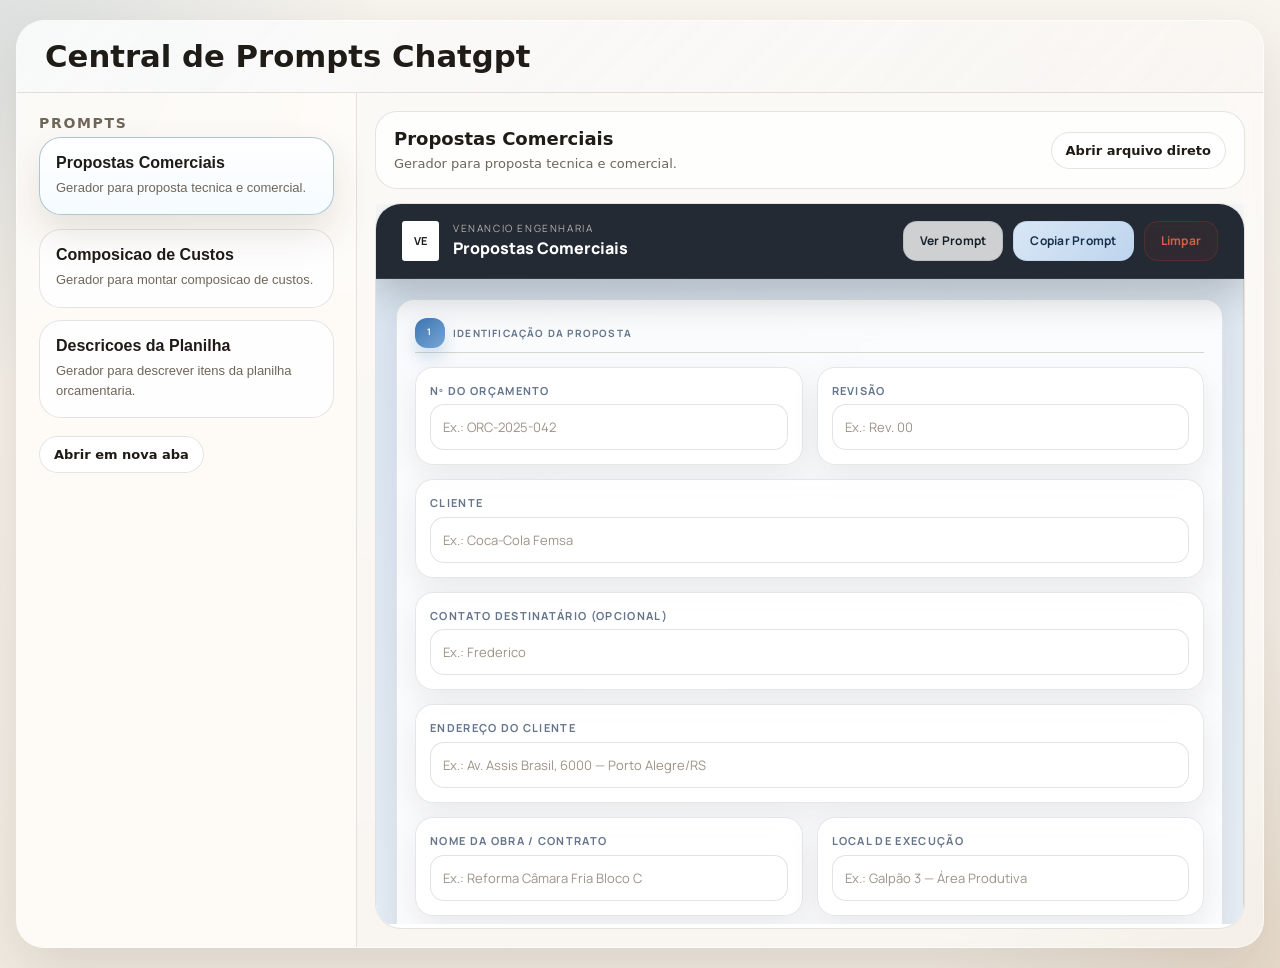
<file: index.html>
<!DOCTYPE html>
<html lang="pt-BR">
<head>
  <meta charset="UTF-8">
  <meta name="viewport" content="width=device-width, initial-scale=1.0">
  <title>Central de Prompts Chatgpt</title>
  <style>
    :root {
      --bg: #f3efe8;
      --bg-strong: #e8dfd2;
      --surface: rgba(255, 255, 255, 0.78);
      --surface-strong: #ffffff;
      --text: #1f1b16;
      --muted: #6f665a;
      --line: rgba(48, 38, 27, 0.12);
      --accent: #1f5a7a;
      --accent-soft: rgba(31, 90, 122, 0.12);
      --accent-strong: #163f56;
      --shadow: 0 24px 60px rgba(52, 36, 20, 0.12);
      --radius: 22px;
    }

    * { box-sizing: border-box; }

    body {
      margin: 0;
      font-family: "Segoe UI", system-ui, -apple-system, sans-serif;
      color: var(--text);
      background:
        radial-gradient(circle at top left, rgba(31, 90, 122, 0.12), transparent 24%),
        radial-gradient(circle at bottom right, rgba(168, 118, 63, 0.14), transparent 22%),
        linear-gradient(180deg, #f8f4ee 0%, #f2ece3 100%);
      min-height: 100vh;
    }

    .shell {
      width: min(1400px, calc(100vw - 32px));
      margin: 20px auto;
      background: rgba(255, 255, 255, 0.52);
      border: 1px solid rgba(255, 255, 255, 0.6);
      border-radius: 28px;
      box-shadow: var(--shadow);
      backdrop-filter: blur(16px);
      overflow: hidden;
    }

    .hero {
      padding: 18px 28px;
      border-bottom: 1px solid var(--line);
      background:
        linear-gradient(135deg, rgba(255,255,255,0.72), rgba(255,255,255,0.42)),
        linear-gradient(120deg, rgba(31, 90, 122, 0.06), rgba(168, 118, 63, 0.08));
    }

    .eyebrow {
      font-size: 12px;
      text-transform: uppercase;
      letter-spacing: 0.18em;
      color: var(--muted);
      margin-bottom: 10px;
      font-weight: 700;
    }

    h1 {
      margin: 0;
      font-size: clamp(22px, 2.4vw, 32px);
      line-height: 1.15;
      max-width: 760px;
    }

    .hero p {
      margin: 14px 0 0;
      max-width: 760px;
      font-size: 15px;
      line-height: 1.7;
      color: var(--muted);
    }

    .layout {
      display: grid;
      grid-template-columns: 340px minmax(0, 1fr);
      min-height: 78vh;
    }

    .sidebar {
      padding: 22px;
      border-right: 1px solid var(--line);
      background: rgba(255, 252, 248, 0.72);
    }

    .sidebar h2 {
      margin: 0 0 8px;
      font-size: 14px;
      text-transform: uppercase;
      letter-spacing: 0.12em;
      color: var(--muted);
    }

    .sidebar p {
      margin: 0 0 18px;
      color: var(--muted);
      font-size: 14px;
      line-height: 1.6;
    }

    .prompt-list {
      display: grid;
      gap: 12px;
    }

    .prompt-card {
      border: 1px solid var(--line);
      border-radius: var(--radius);
      background: var(--surface);
      padding: 16px;
      cursor: pointer;
      transition: transform 0.18s ease, box-shadow 0.18s ease, border-color 0.18s ease, background 0.18s ease;
      text-align: left;
      width: 100%;
      color: inherit;
    }

    .prompt-card:hover,
    .prompt-card.active {
      transform: translateY(-2px);
      box-shadow: 0 18px 40px rgba(46, 34, 18, 0.12);
      border-color: rgba(31, 90, 122, 0.34);
      background: var(--surface-strong);
    }

    .prompt-card.active {
      background: linear-gradient(180deg, #ffffff, #f5fbff);
    }

    .prompt-card strong {
      display: block;
      font-size: 16px;
      margin-bottom: 6px;
    }

    .prompt-card span {
      display: block;
      font-size: 13px;
      color: var(--muted);
      line-height: 1.55;
    }

    .quick-actions {
      display: flex;
      gap: 10px;
      flex-wrap: wrap;
      margin-top: 18px;
    }

    .action-btn {
      appearance: none;
      border: 1px solid var(--line);
      background: #fff;
      color: var(--text);
      border-radius: 999px;
      padding: 10px 14px;
      font-size: 13px;
      font-weight: 600;
      cursor: pointer;
      text-decoration: none;
      transition: all 0.18s ease;
    }

    .action-btn:hover {
      border-color: rgba(31, 90, 122, 0.3);
      background: var(--accent-soft);
      color: var(--accent-strong);
    }

    .viewer {
      padding: 18px;
      display: flex;
      flex-direction: column;
      gap: 14px;
      min-width: 0;
    }

    .viewer-bar {
      display: flex;
      align-items: center;
      justify-content: space-between;
      gap: 16px;
      padding: 16px 18px;
      border: 1px solid var(--line);
      background: rgba(255,255,255,0.74);
      border-radius: var(--radius);
    }

    .viewer-label strong {
      display: block;
      font-size: 18px;
      margin-bottom: 4px;
    }

    .viewer-label span {
      font-size: 13px;
      color: var(--muted);
    }

    .frame-wrap {
      border-radius: 26px;
      overflow: hidden;
      border: 1px solid rgba(26, 20, 14, 0.12);
      background: #fff;
      min-height: 720px;
    }

    iframe {
      width: 100%;
      height: 78vh;
      min-height: 720px;
      border: 0;
      background: #fff;
    }

    @media (max-width: 980px) {
      .layout {
        grid-template-columns: 1fr;
      }

      .sidebar {
        border-right: 0;
        border-bottom: 1px solid var(--line);
      }

      .viewer-bar {
        flex-direction: column;
        align-items: flex-start;
      }
    }

    @media (max-width: 640px) {
      .shell {
        width: min(100vw - 12px, 100%);
        margin: 6px auto;
        border-radius: 22px;
      }

      .hero,
      .sidebar,
      .viewer {
        padding-left: 16px;
        padding-right: 16px;
      }

      iframe {
        min-height: 78vh;
        height: 78vh;
      }
    }
  </style>
</head>
<body>
  <main class="shell">
    <section class="hero">
      <h1>Central de Prompts Chatgpt</h1>
    </section>

    <section class="layout">
      <aside class="sidebar">
        <h2>Prompts</h2>

        <div class="prompt-list" id="prompt-list"></div>

        <div class="quick-actions">
          <a class="action-btn" id="open-current" href="#" target="_blank" rel="noopener noreferrer">Abrir em nova aba</a>
        </div>
      </aside>

      <section class="viewer">
        <div class="viewer-bar">
          <div class="viewer-label">
            <strong id="viewer-title">Carregando...</strong>
            <span id="viewer-description">Selecione um gerador para comecar.</span>
          </div>
          <a class="action-btn" id="open-current-top" href="#" target="_blank" rel="noopener noreferrer">Abrir arquivo direto</a>
        </div>

        <div class="frame-wrap">
          <iframe id="prompt-frame" title="Visualizador de prompts"></iframe>
        </div>
      </section>
    </section>
  </main>

  <script>
    const pages = [
      {
        id: "proposta",
        title: "Propostas Comerciais",
        description: "Gerador para proposta tecnica e comercial.",
        file: "Prompt_Proposta_Comercial_AAC.html"
      },
      {
        id: "custos",
        title: "Composicao de Custos",
        description: "Gerador para montar composicao de custos.",
        file: "Gerador de Composição de Custos.html"
      },
      {
        id: "descricoes",
        title: "Descricoes da Planilha",
        description: "Gerador para descrever itens da planilha orcamentaria.",
        file: "Gerador de Descrições — Planilha Orçamentária.html"
      }
    ];

    const list = document.getElementById("prompt-list");
    const frame = document.getElementById("prompt-frame");
    const title = document.getElementById("viewer-title");
    const description = document.getElementById("viewer-description");
    const openCurrent = document.getElementById("open-current");
    const openCurrentTop = document.getElementById("open-current-top");

    const setActive = (pageId) => {
      const page = pages.find((item) => item.id === pageId) || pages[0];
      const encodedFile = `${encodeURI(page.file)}?v=20260419-venancio`;

      title.textContent = page.title;
      description.textContent = page.description;
      frame.src = encodedFile;
      openCurrent.href = encodedFile;
      openCurrentTop.href = encodedFile;

      document.querySelectorAll(".prompt-card").forEach((button) => {
        button.classList.toggle("active", button.dataset.id === page.id);
      });
    };

    pages.forEach((page) => {
      const button = document.createElement("button");
      button.type = "button";
      button.className = "prompt-card";
      button.dataset.id = page.id;
      button.innerHTML = `<strong>${page.title}</strong><span>${page.description}</span>`;
      button.addEventListener("click", () => setActive(page.id));
      list.appendChild(button);
    });

    setActive(pages[0].id);
  </script>
</body>
</html>
</file>
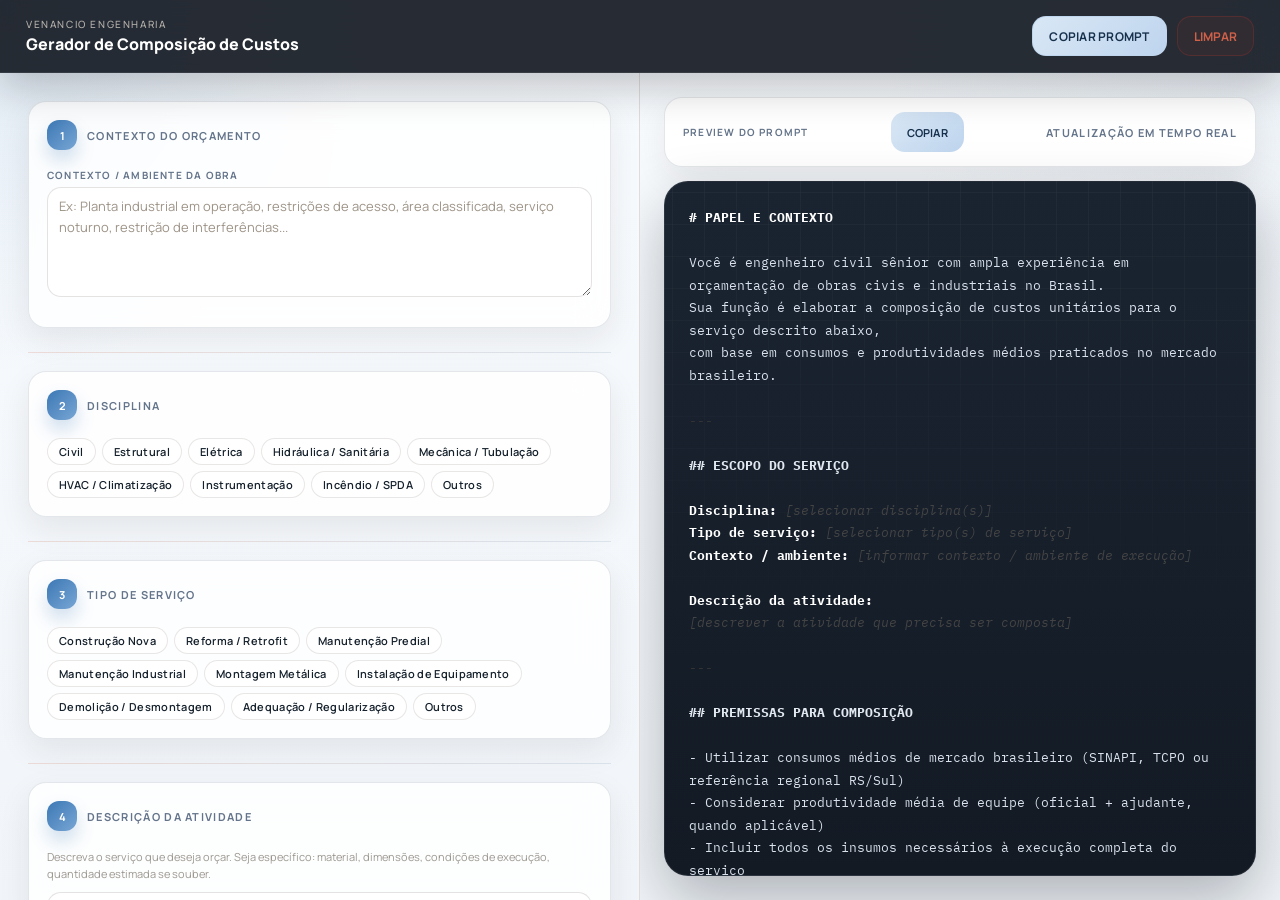
<file: Gerador de Composição de Custos.html>
<!DOCTYPE html>
<html lang="pt-BR">
<head>
<meta charset="UTF-8">
<meta name="viewport" content="width=device-width, initial-scale=1.0">
<title>Gerador de Composição de Custos</title>
<style>
*, *::before, *::after { box-sizing: border-box; margin: 0; padding: 0; }

:root {
  --dark: #111111;
  --dark2: #1a1a1a;
  --dark3: #222222;
  --dark-border: #2e2e2e;
  --accent: #00c896;
  --accent-dim: rgba(0,200,150,0.12);
  --light-bg: #f5f4f0;
  --surface: #ffffff;
  --border: #e0ddd8;
  --border2: #c8c4bc;
  --text: #1a1916;
  --text2: #6b6860;
  --text3: #9c9890;
  --blue: #1d4ed8;
  --blue-light: #eff6ff;
  --blue-border: #bfdbfe;
  --radius: 6px;
  --radius-lg: 10px;
}

body {
  font-family: 'Segoe UI', system-ui, -apple-system, sans-serif;
  background: var(--light-bg);
  color: var(--text);
  height: 100vh;
  display: flex;
  flex-direction: column;
  overflow: hidden;
  font-size: 13px;
}

/* HEADER */
.header {
  background: var(--dark);
  color: #fff;
  display: flex;
  align-items: center;
  justify-content: space-between;
  padding: 0 24px;
  height: 56px;
  flex-shrink: 0;
  border-bottom: 1px solid var(--dark-border);
}
.header-left { display: flex; flex-direction: column; gap: 2px; }
.header-left .company { font-size: 10px; font-weight: 500; color: #888; letter-spacing: 0.08em; text-transform: uppercase; }
.header-left .title { font-size: 15px; font-weight: 600; color: #fff; }
.header-right { display: flex; gap: 10px; align-items: center; }

.hbtn {
  height: 34px;
  padding: 0 16px;
  border-radius: var(--radius);
  font-size: 12px;
  font-weight: 600;
  letter-spacing: 0.04em;
  cursor: pointer;
  border: 1px solid transparent;
  transition: all 0.15s;
  display: inline-flex; align-items: center; gap: 6px;
}
.hbtn-white { background: #fff; color: #111; border-color: #fff; }
.hbtn-white:hover { background: #eee; }
.hbtn-danger { background: transparent; color: #f87171; border-color: #7f1d1d; }
.hbtn-danger:hover { background: #450a0a; }

/* LAYOUT */
.body-split {
  display: grid;
  grid-template-columns: 1fr 1fr;
  flex: 1;
  overflow: hidden;
}

/* PAINEL ESQUERDO */
.left-panel {
  background: var(--light-bg);
  overflow-y: auto;
  padding: 24px 22px;
  border-right: 1px solid var(--border);
}

.step-block { margin-bottom: 24px; }
.step-header {
  display: flex; align-items: center; gap: 10px;
  margin-bottom: 16px;
}
.step-num {
  width: 22px; height: 22px;
  background: var(--dark);
  color: #fff;
  border-radius: 50%;
  font-size: 11px;
  font-weight: 700;
  display: flex; align-items: center; justify-content: center;
  flex-shrink: 0;
}
.step-header h2 {
  font-size: 11px;
  font-weight: 700;
  text-transform: uppercase;
  letter-spacing: 0.08em;
  color: var(--text2);
}

.form-row { display: grid; grid-template-columns: 1fr 1fr; gap: 12px; margin-bottom: 12px; }
.form-row.full { grid-template-columns: 1fr; }
.form-group { display: flex; flex-direction: column; gap: 5px; }
.form-group label {
  font-size: 10px;
  font-weight: 700;
  text-transform: uppercase;
  letter-spacing: 0.07em;
  color: var(--text2);
}
input[type=text], textarea, select {
  font-family: inherit;
  font-size: 13px;
  color: var(--text);
  background: var(--surface);
  border: 1px solid var(--border);
  border-radius: var(--radius);
  padding: 8px 11px;
  transition: border-color 0.15s, box-shadow 0.15s;
  width: 100%;
}
input[type=text]:focus, textarea:focus, select:focus {
  outline: none;
  border-color: var(--dark);
  box-shadow: 0 0 0 3px rgba(0,0,0,0.06);
}
input::placeholder, textarea::placeholder { color: var(--text3); }
textarea { resize: vertical; line-height: 1.6; }

.divider { height: 1px; background: var(--border); margin: 18px 0; }

/* campo "outros" inline */
.outros-wrap { margin-top: 8px; display: none; }
.outros-wrap.visible { display: block; }

/* PAINEL DIREITO */
.right-panel {
  background: var(--dark);
  display: flex;
  flex-direction: column;
  overflow: hidden;
}
.preview-header {
  display: flex; align-items: center; justify-content: space-between;
  padding: 12px 18px;
  border-bottom: 1px solid var(--dark-border);
  flex-shrink: 0;
}
.preview-header span {
  font-size: 10px;
  font-weight: 700;
  letter-spacing: 0.1em;
  text-transform: uppercase;
  color: #555;
}
.preview-copy-btn {
  height: 30px;
  padding: 0 14px;
  background: var(--accent);
  color: #000;
  font-size: 11px;
  font-weight: 700;
  letter-spacing: 0.05em;
  border: none;
  border-radius: var(--radius);
  cursor: pointer;
  transition: background 0.15s;
}
.preview-copy-btn:hover { background: #00b084; }

.preview-content {
  flex: 1;
  overflow-y: auto;
  padding: 20px 22px;
  font-family: 'Consolas', 'Cascadia Code', 'Monaco', monospace;
  font-size: 12px;
  line-height: 1.8;
  color: #ccc;
  white-space: pre-wrap;
}
.preview-content .ph { color: #444; font-style: italic; }

/* Toast */
.toast {
  position: fixed; bottom: 20px; right: 20px;
  background: #000; color: #fff;
  padding: 10px 16px; border-radius: var(--radius);
  font-size: 12px; font-weight: 500;
  opacity: 0; transform: translateY(6px);
  transition: all 0.18s; pointer-events: none; z-index: 999;
  border: 1px solid var(--dark-border);
}
.toast.show { opacity: 1; transform: translateY(0); }

.hint { font-size: 11px; color: var(--text3); margin-top: 5px; line-height: 1.5; }

/* tag chips para disciplina e tipo de serviço */
.chip-grid { display: flex; flex-wrap: wrap; gap: 6px; margin-top: 4px; }
.chip {
  font-size: 11px;
  font-weight: 600;
  letter-spacing: 0.03em;
  padding: 5px 11px;
  border-radius: 20px;
  border: 1px solid var(--border2);
  background: var(--surface);
  color: var(--text2);
  cursor: pointer;
  user-select: none;
  transition: all 0.12s;
}
.chip:hover { border-color: var(--text2); color: var(--text); }
.chip.on { background: var(--dark); color: #fff; border-color: var(--dark); }

/* select aparência */
select option[value=""] { color: var(--text3); }
</style>
<link rel="stylesheet" href="aac-modern-theme.css">
</head>
<body>

<!-- HEADER -->
<header class="header">
  <div class="header-left">
    <span class="company">Venancio Engenharia</span>
    <span class="title">Gerador de Composição de Custos</span>
  </div>
  <div class="header-right">
    <button class="hbtn hbtn-white" onclick="copiarPrompt()">COPIAR PROMPT</button>
    <button class="hbtn hbtn-danger" onclick="limparTudo()">LIMPAR</button>
  </div>
</header>

<!-- BODY SPLIT -->
<div class="body-split">

  <!-- ESQUERDO -->
  <div class="left-panel">

    <!-- BLOCO 1: CONTEXTO DO ORÇAMENTO -->
    <div class="step-block">
      <div class="step-header">
        <div class="step-num">1</div>
        <h2>Contexto do Orçamento</h2>
      </div>

      <div class="form-row full">
        <div class="form-group">
          <label>Contexto / Ambiente da Obra</label>
          <textarea id="contexto" rows="2"
            placeholder="Ex: Planta industrial em operação, restrições de acesso, área classificada, serviço noturno, restrição de interferências..."></textarea>
        </div>
      </div>
    </div>

    <div class="divider"></div>

    <!-- BLOCO 2: DISCIPLINA -->
    <div class="step-block">
      <div class="step-header">
        <div class="step-num">2</div>
        <h2>Disciplina</h2>
      </div>

      <div class="chip-grid" id="chips-disciplina">
        <span class="chip" data-v="Civil">Civil</span>
        <span class="chip" data-v="Estrutural">Estrutural</span>
        <span class="chip" data-v="Elétrica">Elétrica</span>
        <span class="chip" data-v="Hidráulica / Sanitária">Hidráulica / Sanitária</span>
        <span class="chip" data-v="Mecânica / Tubulação">Mecânica / Tubulação</span>
        <span class="chip" data-v="HVAC / Climatização">HVAC / Climatização</span>
        <span class="chip" data-v="Instrumentação">Instrumentação</span>
        <span class="chip" data-v="Incêndio / SPDA">Incêndio / SPDA</span>
        <span class="chip" data-v="Outros">Outros</span>
      </div>

      <div class="outros-wrap" id="outros-disciplina-wrap">
        <input type="text" id="outros-disciplina" placeholder="Especifique a disciplina...">
      </div>
    </div>

    <div class="divider"></div>

    <!-- BLOCO 3: TIPO DE SERVIÇO -->
    <div class="step-block">
      <div class="step-header">
        <div class="step-num">3</div>
        <h2>Tipo de Serviço</h2>
      </div>

      <div class="chip-grid" id="chips-tipo">
        <span class="chip" data-v="Construção Nova">Construção Nova</span>
        <span class="chip" data-v="Reforma / Retrofit">Reforma / Retrofit</span>
        <span class="chip" data-v="Manutenção Predial">Manutenção Predial</span>
        <span class="chip" data-v="Manutenção Industrial">Manutenção Industrial</span>
        <span class="chip" data-v="Montagem Metálica">Montagem Metálica</span>
        <span class="chip" data-v="Instalação de Equipamento">Instalação de Equipamento</span>
        <span class="chip" data-v="Demolição / Desmontagem">Demolição / Desmontagem</span>
        <span class="chip" data-v="Adequação / Regularização">Adequação / Regularização</span>
        <span class="chip" data-v="Outros">Outros</span>
      </div>

      <div class="outros-wrap" id="outros-tipo-wrap">
        <input type="text" id="outros-tipo" placeholder="Especifique o tipo de serviço...">
      </div>
    </div>

    <div class="divider"></div>

    <!-- BLOCO 4: DESCRIÇÃO DA ATIVIDADE -->
    <div class="step-block">
      <div class="step-header">
        <div class="step-num">4</div>
        <h2>Descrição da Atividade</h2>
      </div>

      <p class="hint" style="margin-bottom:10px;">
        Descreva o serviço que deseja orçar. Seja específico: material, dimensões, condições de execução, quantidade estimada se souber.
      </p>

      <div class="form-group">
        <textarea id="descricao" rows="6"
          placeholder="Ex: Fornecimento e montagem de tubulação de aço carbono schedule 40, diâmetro 4 polegadas, incluindo solda, suportes e teste hidrostático, em área industrial com restrição de acesso..."></textarea>
      </div>
    </div>

  </div><!-- /left-panel -->

  <!-- DIREITO: PREVIEW -->
  <div class="right-panel">
    <div class="preview-header">
      <span>Preview do Prompt</span>
      <button class="preview-copy-btn" onclick="copiarPrompt()">COPIAR</button>
    </div>
    <div class="preview-content" id="preview">
<span class="ph">Preencha os campos ao lado para gerar o prompt de composição de custos...</span>
    </div>
  </div>

</div><!-- /body-split -->

<div class="toast" id="toast"></div>

<script>
// ── CHIPS ─────────────────────────────────────────────────────

function setupChips(groupId, outrosWrapId) {
  const chips = document.querySelectorAll(`#${groupId} .chip`);
  const outrosWrap = document.getElementById(outrosWrapId);

  chips.forEach(chip => {
    chip.addEventListener('click', () => {
      chip.classList.toggle('on');
      // Verifica se "Outros" está ativo
      const outrosChip = [...chips].find(c => c.dataset.v === 'Outros');
      if (outrosChip && outrosChip.classList.contains('on')) {
        outrosWrap.classList.add('visible');
      } else {
        outrosWrap.classList.remove('visible');
      }
      gerarPrompt();
    });
  });
}

setupChips('chips-disciplina', 'outros-disciplina-wrap');
setupChips('chips-tipo', 'outros-tipo-wrap');

// Atualização em tempo real
['contexto', 'descricao', 'outros-disciplina', 'outros-tipo'].forEach(id => {
  const el = document.getElementById(id);
  if (el) el.addEventListener('input', gerarPrompt);
});

// ── GET VALORES ───────────────────────────────────────────────

function getChipsAtivos(groupId) {
  return [...document.querySelectorAll(`#${groupId} .chip.on`)]
    .map(c => c.dataset.v);
}

function getDisciplinas() {
  const chips = getChipsAtivos('chips-disciplina');
  const lista = chips.filter(v => v !== 'Outros');
  const outros = document.getElementById('outros-disciplina')?.value.trim();
  if (chips.includes('Outros') && outros) lista.push(outros);
  return lista;
}

function getTipos() {
  const chips = getChipsAtivos('chips-tipo');
  const lista = chips.filter(v => v !== 'Outros');
  const outros = document.getElementById('outros-tipo')?.value.trim();
  if (chips.includes('Outros') && outros) lista.push(outros);
  return lista;
}

function v(id) { return (document.getElementById(id)?.value || '').trim(); }

// ── GERAR PROMPT ──────────────────────────────────────────────

function gerarPrompt() {
  const contexto    = v('contexto');
  const descricao   = v('descricao');
  const disciplinas = getDisciplinas();
  const tipos       = getTipos();

  const preview = document.getElementById('preview');

  if (!descricao) {
    preview.innerHTML = '<span class="ph">Preencha a descrição da atividade para gerar o prompt...</span>';
    return;
  }

  let p = '';

  // PAPEL
  p += `# PAPEL E CONTEXTO\n\n`;
  p += `Você é engenheiro civil sênior com ampla experiência em orçamentação de obras civis e industriais no Brasil.\n`;
  p += `Sua função é elaborar a composição de custos unitários para o serviço descrito abaixo,\n`;
  p += `com base em consumos e produtividades médios praticados no mercado brasileiro.\n`;

  p += `\n---\n\n`;

  // ESCOPO
  p += `## ESCOPO DO SERVIÇO\n\n`;
  if (disciplinas.length)
    p += `**Disciplina:** ${disciplinas.join(', ')}\n`;
  if (tipos.length)
    p += `**Tipo de serviço:** ${tipos.join(', ')}\n`;
  if (contexto)
    p += `**Contexto / ambiente:** ${contexto}\n`;
  p += `\n**Descrição da atividade:**\n${descricao}\n`;

  p += `\n---\n\n`;

  // PREMISSAS
  p += `## PREMISSAS PARA COMPOSIÇÃO\n\n`;
  p += `- Utilizar consumos médios de mercado brasileiro (SINAPI, TCPO ou referência regional RS/Sul)\n`;
  p += `- Considerar produtividade média de equipe (oficial + ajudante, quando aplicável)\n`;
  p += `- Incluir todos os insumos necessários à execução completa do serviço\n`;
  p += `- **Não considerar BDI** — custo direto apenas\n`;
  p += `- Preços compatíveis com mercado atual (mão de obra e materiais praticados no Rio Grande do Sul)\n`;
  p += `- Identificar a unidade de medição mais adequada (m², m³, m, un., kg, verba, etc.)\n`;
  p += `- Separar claramente custo de material e custo de mão de obra\n`;

  p += `\n---\n\n`;

  // FORMATO DE SAÍDA
  p += `## FORMATO DE SAÍDA\n\n`;
  p += `Retornar obrigatoriamente em **tabela** com as seguintes colunas:\n\n`;
  p += `| A — Item | B — Descrição da atividade | C — Unidade | D — Quantidade | E — Material unitário (R$) | F — Mão de obra unitária (R$) |\n`;
  p += `|----------|---------------------------|-------------|----------------|---------------------------|-------------------------------|\n`;
  p += `| ...      | ...                       | ...         | ...            | ...                       | ...                           |\n`;
  p += `\n`;
  p += `Após a tabela, incluir:\n`;
  p += `- **Custo total de material (R$)**\n`;
  p += `- **Custo total de mão de obra (R$)**\n`;
  p += `- **Custo total do serviço (R$)**\n`;
  p += `- **Custo unitário total (R$ / [unidade])** — valor por unidade de medição adotada\n`;
  p += `\n`;
  p += `Se o serviço envolver mais de uma unidade de medição, apresentar a composição separada por unidade.\n`;
  p += `Indicar a fonte de referência utilizada (SINAPI, TCPO, mercado regional ou estimativa técnica).\n`;

  p += `\n---\n\n`;

  // OBSERVAÇÕES
  p += `## OBSERVAÇÕES FINAIS\n\n`;
  p += `- Caso alguma informação seja insuficiente para composição precisa, fazer a premissa adotada explícita\n`;
  p += `- Se houver variação relevante de preço por condição de execução (ambiente industrial x predial, acesso restrito, turno noturno), sinalizá-la\n`;
  p += `- Manter coerência técnica construtiva: preparo → execução → acabamento\n`;

  renderPreview(p);
}

function renderPreview(text) {
  const el = document.getElementById('preview');
  const html = escHtml(text)
    .replace(/^(# .+)$/gm, '<span style="color:#fff;font-weight:700;">$1</span>')
    .replace(/^(## .+)$/gm, '<span style="color:#e2e8f0;font-weight:700;">$1</span>')
    .replace(/^(---)/gm, '<span style="color:#333;">$1</span>')
    .replace(/\*\*(.+?)\*\*/g, '<span style="color:#fff;font-weight:700;">$1</span>')
    .replace(/(R\$)/g, '<span style="color:var(--accent);">$1</span>');
  el.innerHTML = html;
}

// ── COPIAR ────────────────────────────────────────────────────

function copiarPrompt() {
  const el = document.getElementById('preview');
  const txt = (el?.innerText || '').trim();
  if (!el || !txt || txt.includes('Preencha os campos ao lado') || txt.includes('Preencha a descrição da atividade')) {
    showToast('Gere o prompt antes de copiar');
    return;
  }
  const tmp = document.createElement('div');
  tmp.innerHTML = el.innerHTML;
  copiarTexto(tmp.innerText);
}

function copiarTexto(txt) {
  if (navigator.clipboard && window.isSecureContext) {
    navigator.clipboard
      .writeText(txt)
      .then(() => showToast('Prompt copiado!'))
      .catch(() => copiarTextoFallback(txt));
    return;
  }

  copiarTextoFallback(txt);
}

function copiarTextoFallback(txt) {
  const ta = document.createElement('textarea');
  ta.value = txt;
  ta.setAttribute('readonly', '');
  ta.style.position = 'fixed';
  ta.style.left = '-9999px';
  ta.style.top = '0';
  document.body.appendChild(ta);
  ta.focus();
  ta.select();

  try {
    const ok = document.execCommand('copy');
    showToast(ok ? 'Prompt copiado!' : 'Não foi possível copiar automaticamente');
  } catch (err) {
    showToast('Não foi possível copiar automaticamente');
  }

  document.body.removeChild(ta);
}

// ── LIMPAR ─────────────────────────────────────────────────────

function limparTudo() {
  if (!confirm('Limpar todos os campos?')) return;

  ['contexto', 'descricao', 'outros-disciplina', 'outros-tipo'].forEach(id => {
    const el = document.getElementById(id);
    if (el) el.value = '';
  });

  document.querySelectorAll('.chip').forEach(c => c.classList.remove('on'));
  document.querySelectorAll('.outros-wrap').forEach(w => w.classList.remove('visible'));

  document.getElementById('preview').innerHTML =
    '<span class="ph">Preencha os campos ao lado para gerar o prompt de composição de custos...</span>';

  showToast('Campos limpos');
}

// ── HELPERS ────────────────────────────────────────────────────

function escHtml(s) {
  return (s || '')
    .replace(/&/g, '&amp;')
    .replace(/</g, '&lt;')
    .replace(/>/g, '&gt;');
}

function showToast(msg) {
  const t = document.getElementById('toast');
  t.textContent = msg;
  t.classList.add('show');
  setTimeout(() => t.classList.remove('show'), 2200);
}

function gerarPrompt() {
  const contexto = v('contexto');
  const descricao = v('descricao');
  const disciplinas = getDisciplinas();
  const tipos = getTipos();

  let p = '';

  p += `# PAPEL E CONTEXTO\n\n`;
  p += `Você é engenheiro civil sênior com ampla experiência em orçamentação de obras civis e industriais no Brasil.\n`;
  p += `Sua função é elaborar a composição de custos unitários para o serviço descrito abaixo,\n`;
  p += `com base em consumos e produtividades médios praticados no mercado brasileiro.\n`;

  p += `\n---\n\n`;

  p += `## ESCOPO DO SERVIÇO\n\n`;
  p += `**Disciplina:** ${disciplinas.length ? disciplinas.join(', ') : '[selecionar disciplina(s)]'}\n`;
  p += `**Tipo de serviço:** ${tipos.length ? tipos.join(', ') : '[selecionar tipo(s) de serviço]'}\n`;
  p += `**Contexto / ambiente:** ${contexto || '[informar contexto / ambiente de execução]'}\n`;
  p += `\n**Descrição da atividade:**\n${descricao || '[descrever a atividade que precisa ser composta]'}\n`;

  p += `\n---\n\n`;

  p += `## PREMISSAS PARA COMPOSIÇÃO\n\n`;
  p += `- Utilizar consumos médios de mercado brasileiro (SINAPI, TCPO ou referência regional RS/Sul)\n`;
  p += `- Considerar produtividade média de equipe (oficial + ajudante, quando aplicável)\n`;
  p += `- Incluir todos os insumos necessários à execução completa do serviço\n`;
  p += `- **Não considerar BDI** - custo direto apenas\n`;
  p += `- Preços compatíveis com mercado atual (mão de obra e materiais praticados no Rio Grande do Sul)\n`;
  p += `- Identificar a unidade de medição mais adequada (m², m³, m, un., kg, verba, etc.)\n`;
  p += `- Separar claramente custo de material e custo de mão de obra\n`;

  p += `\n---\n\n`;

  p += `## FORMATO DE SAÍDA\n\n`;
  p += `Retornar obrigatoriamente em **tabela** com as seguintes colunas:\n\n`;
  p += `| A - Item | B - Descrição da atividade | C - Unidade | D - Quantidade | E - Material unitário (R$) | F - Mão de obra unitária (R$) |\n`;
  p += `|----------|---------------------------|-------------|----------------|---------------------------|-------------------------------|\n`;
  p += `| ...      | ...                       | ...         | ...            | ...                       | ...                           |\n`;
  p += `\n`;
  p += `Após a tabela, incluir:\n`;
  p += `- **Custo total de material (R$)**\n`;
  p += `- **Custo total de mão de obra (R$)**\n`;
  p += `- **Custo total do serviço (R$)**\n`;
  p += `- **Custo unitário total (R$ / [unidade])** - valor por unidade de medição adotada\n`;
  p += `\n`;
  p += `Se o serviço envolver mais de uma unidade de medição, apresentar a composição separada por unidade.\n`;
  p += `Indicar a fonte de referência utilizada (SINAPI, TCPO, mercado regional ou estimativa técnica).\n`;

  p += `\n---\n\n`;

  p += `## OBSERVAÇÕES FINAIS\n\n`;
  p += `- Caso alguma informação seja insuficiente para composição precisa, fazer a premissa adotada explícita\n`;
  p += `- Se houver variação relevante de preço por condição de execução (ambiente industrial x predial, acesso restrito, turno noturno), sinalizá-la\n`;
  p += `- Manter coerência técnica construtiva: preparo -> execução -> acabamento\n`;

  renderPreview(p);
}

function renderPreview(text) {
  const el = document.getElementById('preview');
  const html = escHtml(text)
    .replace(/^(# .+)$/gm, '<span style="color:#fff;font-weight:700;">$1</span>')
    .replace(/^(## .+)$/gm, '<span style="color:#e2e8f0;font-weight:700;">$1</span>')
    .replace(/^(---)/gm, '<span style="color:#333;">$1</span>')
    .replace(/\*\*(.+?)\*\*/g, '<span style="color:#fff;font-weight:700;">$1</span>')
    .replace(/(\[[^\]\n]+\])/g, '<span class="ph">$1</span>')
    .replace(/(R\$)/g, '<span style="color:var(--accent);">$1</span>');
  el.innerHTML = html;
}

function limparTudo() {
  if (!confirm('Limpar todos os campos?')) return;

  ['contexto', 'descricao', 'outros-disciplina', 'outros-tipo'].forEach(id => {
    const el = document.getElementById(id);
    if (el) el.value = '';
  });

  document.querySelectorAll('.chip').forEach(c => c.classList.remove('on'));
  document.querySelectorAll('.outros-wrap').forEach(w => w.classList.remove('visible'));

  gerarPrompt();
  showToast('Campos limpos');
}

gerarPrompt();
</script>
<script src="aac-modern-ui.js"></script>
</body>
</html>
</file>
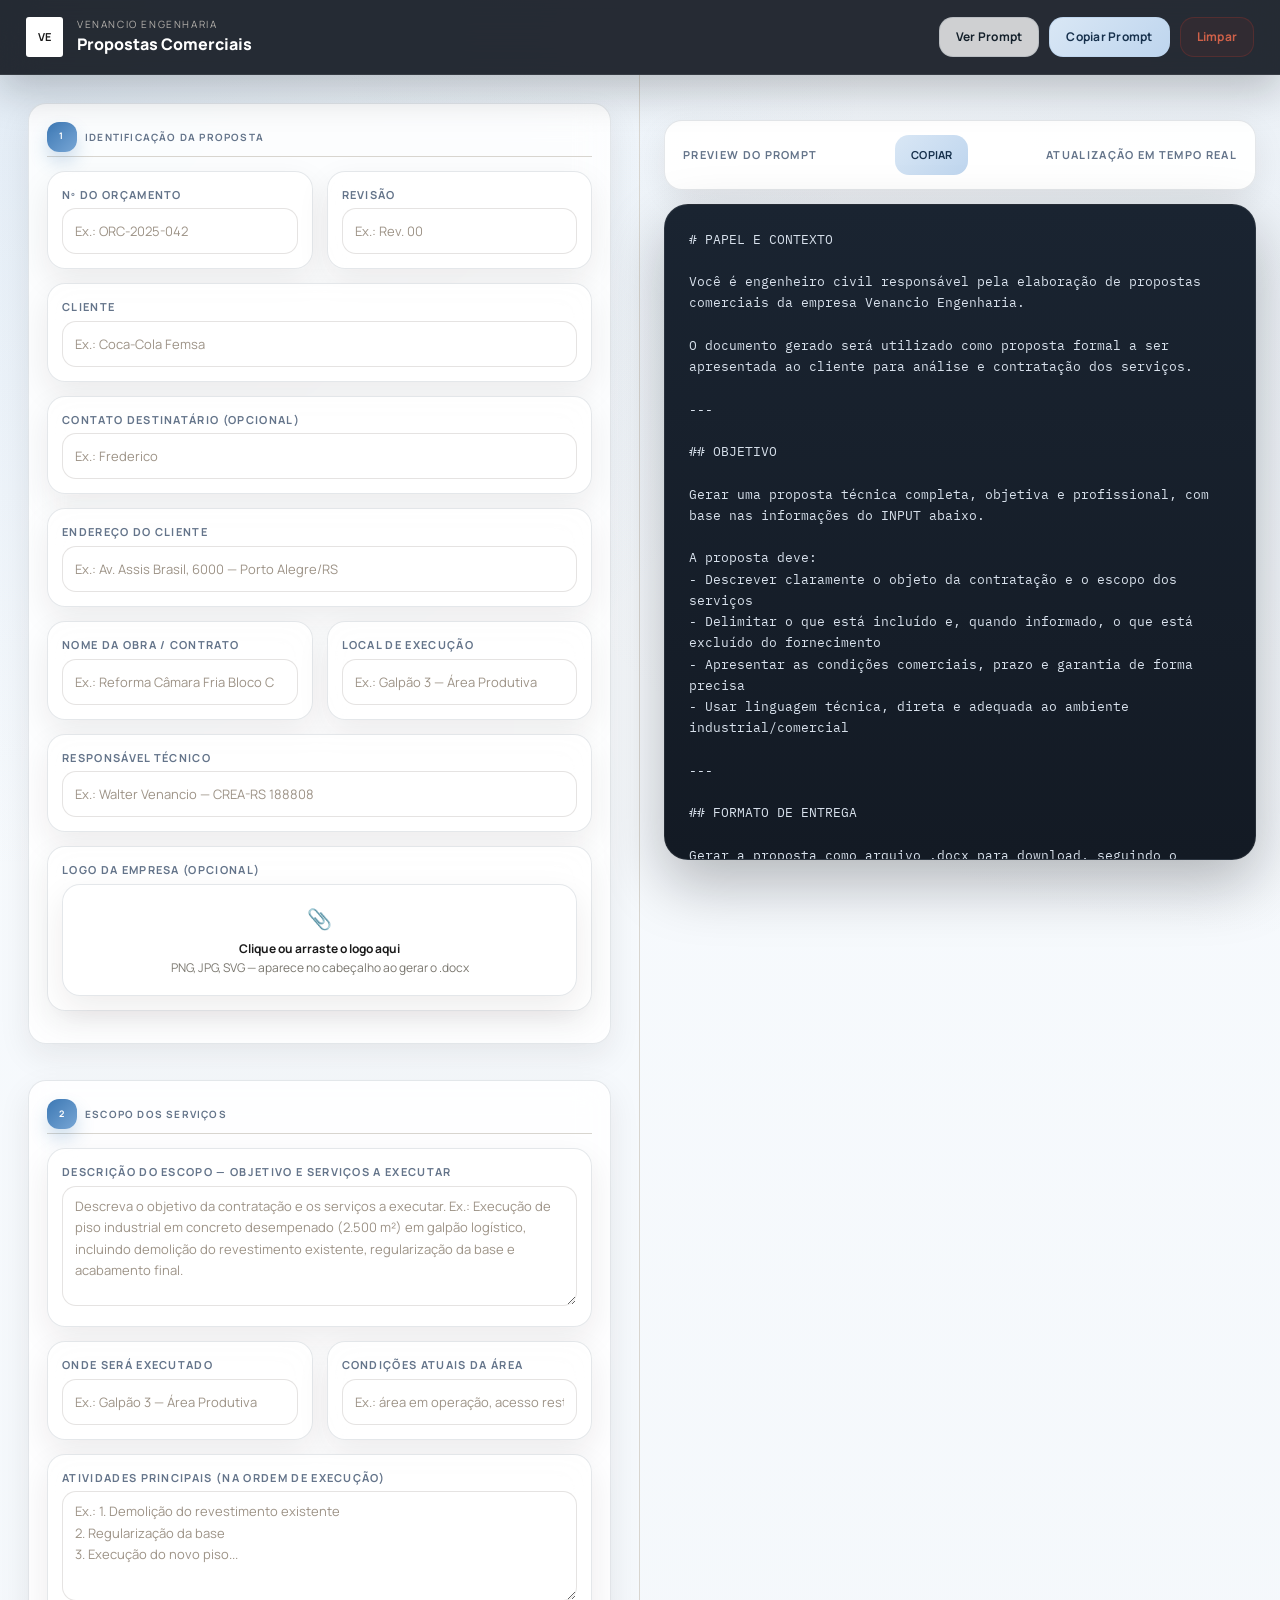
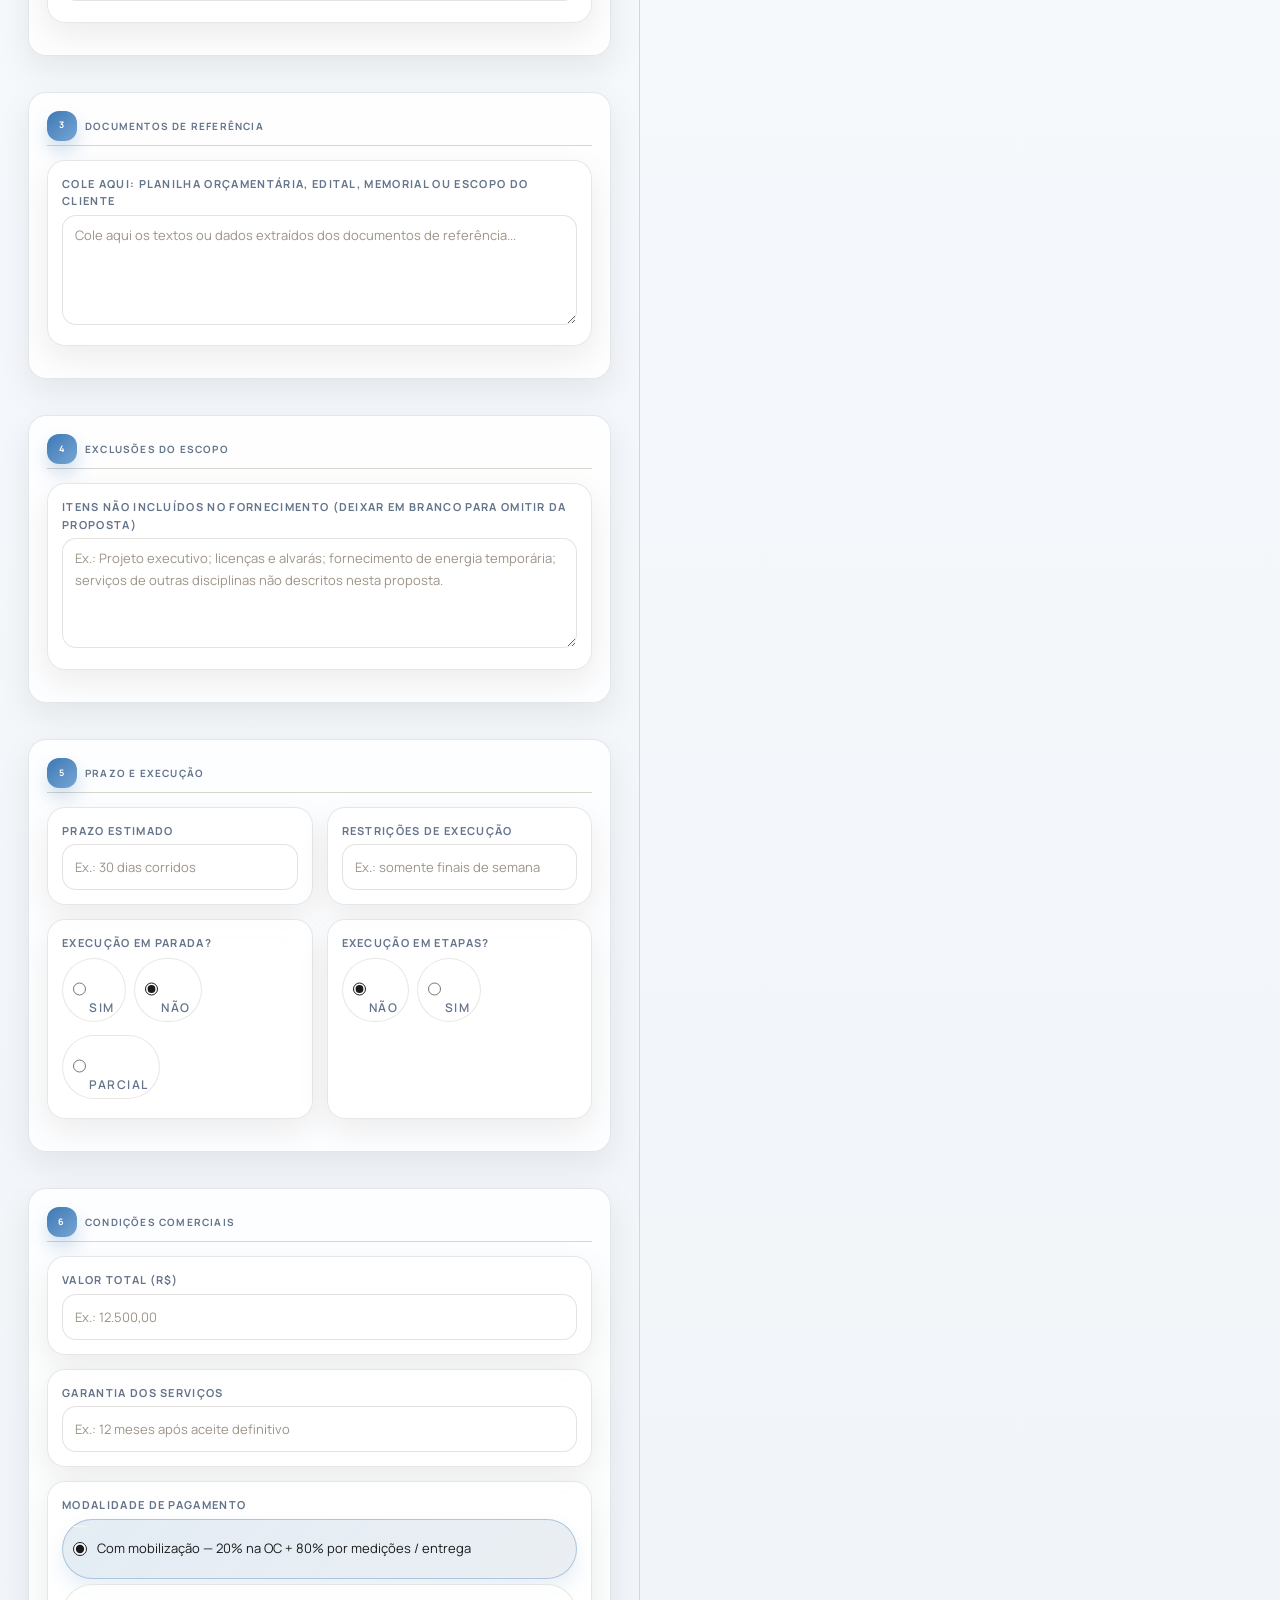
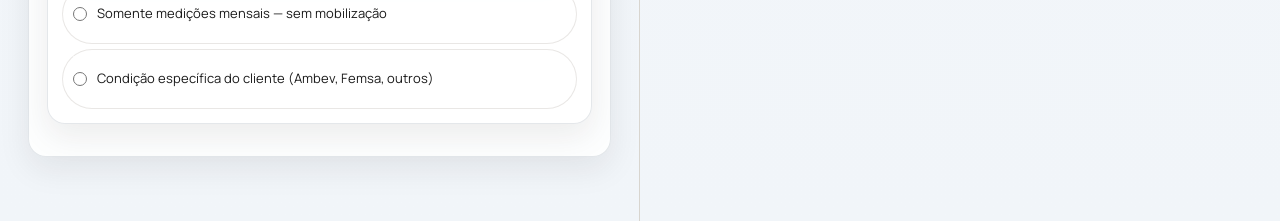
<file: Prompt_Proposta_Comercial_AAC.html>
<!DOCTYPE html>
<html lang="pt-BR">
<head>
<meta charset="UTF-8">
<meta name="viewport" content="width=device-width, initial-scale=1.0">
<title>Propostas Comerciais — Venancio Engenharia</title>
<style>
  :root {
    --bg:           #f4f3f0;
    --surface:      #ffffff;
    --border:       #d8d5cf;
    --border-focus: #1a1a1a;
    --text:         #1a1a1a;
    --muted:        #7a776f;
    --tag-bg:       #eae8e3;
    --danger:       #c0392b;
    --header-h:     56px;
    --radius:       4px;
    --sans:         Arial, sans-serif;
  }

  *, *::before, *::after { box-sizing: border-box; margin: 0; padding: 0; }

  body {
    font-family: var(--sans);
    background: var(--bg);
    color: var(--text);
    font-size: 14px;
    line-height: 1.6;
    min-height: 100vh;
  }

  /* HEADER */
  header {
    position: sticky; top: 0; z-index: 100;
    background: var(--text);
    color: #fff;
    height: var(--header-h);
    display: flex; align-items: center; justify-content: space-between;
    padding: 0 32px;
    border-bottom: 2px solid #333;
  }
  .brand { display: flex; align-items: center; gap: 14px; }
  .brand-logo {
    height: 40px; width: auto; max-width: 140px;
    background: #fff;
    border-radius: 3px;
    display: flex; align-items: center; justify-content: center;
    overflow: hidden; flex-shrink: 0;
    padding: 3px 6px;
  }
  .brand-logo img { max-height: 34px; max-width: 130px; width: auto; object-fit: contain; display: none; }
  .brand-logo .initials { font-size: 11px; font-weight: 700; color: #1a1a1a; letter-spacing: 0; padding: 0 6px; }
  .brand-info span { font-size: 10px; letter-spacing: 0.12em; text-transform: uppercase; color: #aaa; display: block; }
  .brand-info strong { font-size: 13px; font-weight: 700; color: #fff; }
  header nav { display: flex; gap: 8px; }
  header nav button {
    font-family: var(--sans); font-size: 12px; font-weight: 700;
    letter-spacing: 0.04em; padding: 7px 16px; border-radius: var(--radius);
    cursor: pointer; transition: all .15s; border: 1.5px solid transparent;
  }
  .btn-ghost  { background: transparent; border-color: #555; color: #ccc; }
  .btn-ghost:hover  { border-color: #fff; color: #fff; }
  .btn-primary { background: #fff; border-color: #fff; color: #1a1a1a; }
  .btn-primary:hover { background: #e0e0e0; }
  .btn-danger  { background: transparent; border-color: #c0392b; color: #e74c3c; }
  .btn-danger:hover  { background: #c0392b; color: #fff; }

  /* LAYOUT */
  .layout {
    display: grid;
    grid-template-columns: 1fr 1fr;
    gap: 0;
    min-height: calc(100vh - var(--header-h));
  }

  /* FORM PANEL */
  .form-panel {
    padding: 40px 36px;
    overflow-y: auto;
    border-right: 1px solid var(--border);
  }

  .section-block { margin-bottom: 36px; animation: fadeIn .3s ease both; }
  @keyframes fadeIn { from { opacity:0; transform: translateY(6px); } to { opacity:1; transform:none; } }

  .section-label {
    font-size: 10px; font-weight: 700; letter-spacing: 0.14em;
    text-transform: uppercase; color: var(--muted);
    margin-bottom: 16px; padding-bottom: 8px;
    border-bottom: 1px solid var(--border);
    display: flex; align-items: center; gap: 8px;
  }
  .section-label .num {
    background: var(--text); color: #fff;
    font-size: 9px; width: 18px; height: 18px;
    border-radius: 50%; display: flex; align-items: center; justify-content: center;
    flex-shrink: 0;
  }

  .field { margin-bottom: 14px; }
  .field label {
    display: block; font-size: 11px; font-weight: 700;
    color: var(--muted); margin-bottom: 5px;
    letter-spacing: 0.04em; text-transform: uppercase;
  }
  .field input, .field textarea, .field select {
    width: 100%; font-family: var(--sans); font-size: 13px;
    color: var(--text); background: var(--surface);
    border: 1.5px solid var(--border); border-radius: var(--radius);
    padding: 9px 12px; outline: none; transition: border-color .15s, box-shadow .15s;
    resize: vertical;
  }
  .field input:focus, .field textarea:focus, .field select:focus {
    border-color: var(--border-focus);
    box-shadow: 0 0 0 3px rgba(26,26,26,.08);
  }
  .field textarea { min-height: 80px; }

  .field-row   { display: grid; grid-template-columns: 1fr 1fr; gap: 12px; }

  /* upload logo */
  .upload-zone {
    border: 2px dashed var(--border); border-radius: var(--radius);
    padding: 18px; text-align: center; cursor: pointer;
    transition: all .2s; background: var(--surface); position: relative;
  }
  .upload-zone:hover, .upload-zone.dragover { border-color: var(--text); background: var(--tag-bg); }
  .upload-zone input { position: absolute; inset: 0; opacity: 0; cursor: pointer; width: 100%; height: 100%; }
  .upload-zone .icon { font-size: 20px; margin-bottom: 4px; }
  .upload-zone p { font-size: 12px; color: var(--muted); }
  .upload-zone strong { font-size: 12px; color: var(--text); }
  #logo-preview-zone { max-height: 38px; margin-top: 8px; }

  /* radio */
  .radio-row { display: flex; gap: 14px; margin-top: 4px; flex-wrap: wrap; }
  .radio-label { display: flex; align-items: center; gap: 6px; font-size: 13px; cursor: pointer; }
  .radio-label input { accent-color: var(--text); }
  .radio-row.compact { gap: 8px; margin-top: 6px; }
  .radio-row.compact .radio-label {
    gap: 5px;
    font-size: 12px;
    font-weight: 600;
    padding: 7px 10px;
    border: 1px solid var(--border);
    border-radius: 999px;
    background: var(--surface);
    line-height: 1;
  }
  .radio-row.compact .radio-label input {
    width: 13px;
    height: 13px;
    margin: 0;
  }

  /* select pagamento — compact radio row */
  .pgto-select { display: flex; flex-direction: column; gap: 5px; }
  .pgto-row {
    display: grid; grid-template-columns: 16px 1fr;
    align-items: center; gap: 8px;
    padding: 6px 10px; border-radius: var(--radius);
    border: 1.5px solid var(--border); background: var(--surface);
    cursor: pointer; transition: border-color .15s;
  }
  .pgto-row:hover { border-color: #999; }
  .pgto-row.active { border-color: var(--text); background: #f8f8f6; }
  .pgto-row input[type=radio] { accent-color: var(--text); margin: 0; width: 14px; height: 14px; }
  .pgto-row span { font-size: 13px; color: var(--text); line-height: 1.3; white-space: nowrap; overflow: hidden; text-overflow: ellipsis; }
  .pgto-extra { display: none; margin-top: 6px; }
  .pgto-extra.show { display: block; }

  /* PREVIEW */
  .preview-panel {
    display: flex; flex-direction: column;
    background: #1a1a1a;
    position: sticky; top: var(--header-h);
    height: calc(100vh - var(--header-h));
  }
  .preview-header {
    display: flex; align-items: center; justify-content: space-between;
    padding: 14px 20px; border-bottom: 1px solid #333; flex-shrink: 0;
  }
  .preview-header span { font-size: 11px; font-weight: 700; letter-spacing: 0.1em; text-transform: uppercase; color: #888; }
  .copy-btn {
    font-family: var(--sans); font-size: 11px; font-weight: 700;
    letter-spacing: 0.06em; text-transform: uppercase;
    padding: 6px 14px; border-radius: var(--radius);
    background: #2d6a4f; color: #fff; border: none; cursor: pointer; transition: background .15s;
  }
  .copy-btn:hover { background: #3a8a64; }
  .copy-btn.copied { background: #555; }

  #prompt-preview {
    flex: 1; overflow-y: auto;
    font-family: 'Courier New', monospace; font-size: 11.5px; line-height: 1.7;
    color: #c9c5bb; padding: 20px;
    white-space: pre-wrap; word-break: break-word;
  }
  #prompt-preview .section-title { color: #e0bc7a; }
  #prompt-preview .label { color: #88b4d8; }
  #prompt-preview .filled { color: #7ec8a0; }
  #prompt-preview .ph { color: #555; font-style: italic; }

  #toast {
    position: fixed; bottom: 28px; right: 28px;
    background: #2d6a4f; color: #fff;
    font-size: 13px; font-weight: 700;
    padding: 10px 20px; border-radius: var(--radius);
    opacity: 0; transform: translateY(8px);
    transition: all .25s; pointer-events: none; z-index: 999;
  }
  #toast.show { opacity: 1; transform: none; }

  ::-webkit-scrollbar { width: 6px; }
  ::-webkit-scrollbar-track { background: transparent; }
  ::-webkit-scrollbar-thumb { background: #ccc; border-radius: 3px; }
  #prompt-preview::-webkit-scrollbar-thumb { background: #444; }
</style>
<link rel="stylesheet" href="aac-modern-theme.css">
</head>
<body>

<header>
  <div class="brand">
    <div class="brand-logo" id="header-logo-wrap">
      <img id="header-logo-img" alt="Logo Venancio Engenharia">
      <span class="initials" id="header-initials">VE</span>
    </div>
    <div class="brand-info">
      <span>Venancio Engenharia</span>
      <strong>Propostas Comerciais</strong>
    </div>
  </div>
  <nav>
    <button class="btn-ghost" onclick="scrollToPreview()">Ver Prompt</button>
    <button class="btn-primary" onclick="copyPrompt()">Copiar Prompt</button>
    <button class="btn-danger" onclick="clearAll()">Limpar</button>
  </nav>
</header>

<div class="layout">

  <!-- FORMULÁRIO -->
  <div class="form-panel" id="form-panel">

    <!-- 1. IDENTIFICAÇÃO -->
    <div class="section-block">
      <div class="section-label"><span class="num">1</span> Identificação da Proposta</div>
      <div class="field-row">
        <div class="field">
          <label>Nº do Orçamento</label>
          <input type="text" id="f-orcamento" placeholder="Ex.: ORC-2025-042" oninput="update()">
        </div>
        <div class="field">
          <label>Revisão</label>
          <input type="text" id="f-revisao" placeholder="Ex.: Rev. 00" oninput="update()">
        </div>
      </div>
      <div class="field">
        <label>Cliente</label>
        <input type="text" id="f-cliente" placeholder="Ex.: Coca-Cola Femsa" oninput="update()">
      </div>
      <div class="field">
        <label>Contato Destinatário (opcional)</label>
        <input type="text" id="f-contato-dest" placeholder="Ex.: Frederico" oninput="update()">
      </div>
      <div class="field">
        <label>Endereço do Cliente</label>
        <input type="text" id="f-endereco-cliente" placeholder="Ex.: Av. Assis Brasil, 6000 — Porto Alegre/RS" oninput="update()">
      </div>
      <div class="field-row">
        <div class="field">
          <label>Nome da Obra / Contrato</label>
          <input type="text" id="f-obra" placeholder="Ex.: Reforma Câmara Fria Bloco C" oninput="update()">
        </div>
        <div class="field">
          <label>Local de Execução</label>
          <input type="text" id="f-local" placeholder="Ex.: Galpão 3 — Área Produtiva" oninput="update()">
        </div>
      </div>
      <div class="field">
        <label>Responsável Técnico</label>
        <input type="text" id="f-resp" placeholder="Ex.: Walter Venancio — CREA-RS 188808" oninput="update()">
      </div>
      <div class="field">
        <label>Logo da empresa (opcional)</label>
        <div class="upload-zone" id="upload-zone">
          <input type="file" id="f-logo" accept="image/*" onchange="handleLogo(event)">
          <div class="icon">📎</div>
          <p><strong>Clique ou arraste o logo aqui</strong></p>
          <p>PNG, JPG, SVG — aparece no cabeçalho ao gerar o .docx</p>
          <img id="logo-preview-zone" style="display:none">
        </div>
      </div>
    </div>

    <!-- 2. ESCOPO -->
    <div class="section-block">
      <div class="section-label"><span class="num">2</span> Escopo dos Serviços</div>
      <div class="field">
        <label>Descrição do escopo — objetivo e serviços a executar</label>
        <textarea id="f-oque" placeholder="Descreva o objetivo da contratação e os serviços a executar. Ex.: Execução de piso industrial em concreto desempenado (2.500 m²) em galpão logístico, incluindo demolição do revestimento existente, regularização da base e acabamento final." oninput="update()" style="min-height:120px"></textarea>
      </div>
      <div class="field-row">
        <div class="field">
          <label>Onde será executado</label>
          <input type="text" id="f-onde" placeholder="Ex.: Galpão 3 — Área Produtiva" oninput="update()">
        </div>
        <div class="field">
          <label>Condições atuais da área</label>
          <input type="text" id="f-condicoes" placeholder="Ex.: área em operação, acesso restrito" oninput="update()">
        </div>
      </div>
      <div class="field">
        <label>Atividades principais (na ordem de execução)</label>
        <textarea id="f-atividades" placeholder="Ex.: 1. Demolição do revestimento existente&#10;2. Regularização da base&#10;3. Execução do novo piso..." oninput="update()"></textarea>
      </div>
    </div>

    <!-- 4. DOCUMENTOS -->
    <div class="section-block">
      <div class="section-label"><span class="num">3</span> Documentos de Referência</div>
      <div class="field">
        <label>Cole aqui: planilha orçamentária, edital, memorial ou escopo do cliente</label>
        <textarea id="f-docs" placeholder="Cole aqui os textos ou dados extraídos dos documentos de referência..." oninput="update()" style="min-height:110px"></textarea>
      </div>
    </div>

    <!-- 5. EXCLUSÕES -->
    <div class="section-block">
      <div class="section-label"><span class="num">4</span> Exclusões do Escopo</div>
      <div class="field">
        <label>Itens NÃO incluídos no fornecimento (deixar em branco para omitir da proposta)</label>
        <textarea id="f-exclusoes" placeholder="Ex.: Projeto executivo; licenças e alvarás; fornecimento de energia temporária; serviços de outras disciplinas não descritos nesta proposta." oninput="update()" style="min-height:80px"></textarea>
      </div>
    </div>

    <!-- 7. PRAZO -->
    <div class="section-block">
      <div class="section-label"><span class="num">5</span> Prazo e Execução</div>
      <div class="field-row">
        <div class="field">
          <label>Prazo estimado</label>
          <input type="text" id="f-prazo" placeholder="Ex.: 30 dias corridos" oninput="update()">
        </div>
        <div class="field">
          <label>Restrições de execução</label>
          <input type="text" id="f-restricao" placeholder="Ex.: somente finais de semana" oninput="update()">
        </div>
      </div>
      <div class="field-row">
        <div class="field">
          <label>Execução em parada?</label>
          <div class="radio-row compact">
            <label class="radio-label"><input type="radio" name="parada" value="Sim" onchange="update()"> Sim</label>
            <label class="radio-label"><input type="radio" name="parada" value="Não" onchange="update()" checked> Não</label>
            <label class="radio-label"><input type="radio" name="parada" value="Parcial" onchange="update()"> Parcial</label>
          </div>
        </div>
        <div class="field">
          <label>Execução em etapas?</label>
          <div class="radio-row compact">
            <label class="radio-label"><input type="radio" name="etapas" value="Não" onchange="update()" checked> Não</label>
            <label class="radio-label"><input type="radio" name="etapas" value="Sim" onchange="update()"> Sim</label>
          </div>
        </div>
      </div>
      <div class="field" id="field-etapas-desc" style="display:none">
        <label>Descrição das etapas</label>
        <textarea id="f-etapas-desc" placeholder="Ex.: Etapa 1 — Demolição (final de semana); Etapa 2 — Execução do piso (semana seguinte)" oninput="update()"></textarea>
      </div>
    </div>

    <!-- 8. CONDIÇÕES COMERCIAIS -->
    <div class="section-block">
      <div class="section-label"><span class="num">6</span> Condições Comerciais</div>

      <div class="field">
        <label>Valor Total (R$)</label>
        <input type="text" id="f-valor" placeholder="Ex.: 12.500,00" oninput="update()">
      </div>

      <div class="field">
        <label>Garantia dos serviços</label>
        <input type="text" id="f-garantia" placeholder="Ex.: 12 meses após aceite definitivo" oninput="update()">
      </div>

      <div class="field">
        <label>Modalidade de pagamento</label>
        <div class="pgto-select">
          <div class="pgto-row active" id="pgto-opt-mob" onclick="selectPgto('mobilizacao')">
            <input type="radio" name="pgto-tipo" value="mobilizacao" checked>
            <span>Com mobilização — 20% na OC + 80% por medições / entrega</span>
          </div>
          <div class="pgto-row" id="pgto-opt-med" onclick="selectPgto('medicao')">
            <input type="radio" name="pgto-tipo" value="medicao">
            <span>Somente medições mensais — sem mobilização</span>
          </div>
          <div class="pgto-row" id="pgto-opt-custom" onclick="selectPgto('custom')">
            <input type="radio" name="pgto-tipo" value="custom">
            <span>Condição específica do cliente (Ambev, Femsa, outros)</span>
          </div>
        </div>
        <div class="pgto-extra" id="pgto-custom-field">
          <div class="field" style="margin-top:8px;margin-bottom:0">
            <label>Descrever a condição</label>
            <textarea id="f-pgto-custom" placeholder="Ex.: Pagamento em 90 dias após emissão da NF conforme contrato Ambev. / Risco sacado Femsa — prazo a confirmar conforme modalidade do serviço." oninput="update()" style="min-height:60px"></textarea>
          </div>
        </div>
      </div>

    </div>

  </div><!-- /form-panel -->

  <!-- PREVIEW -->
  <div class="preview-panel">
    <div class="preview-header">
      <span>Preview do Prompt</span>
      <button class="copy-btn" onclick="copyPrompt()" id="copy-btn">Copiar</button>
    </div>
    <pre id="prompt-preview"></pre>
  </div>

</div>

<div id="toast">✓ Prompt copiado!</div>

<script>
let logoFileName = '';
let logoDataUrl  = '';

/* ── LOGO ── */
function handleLogo(e) {
  const file = e.target.files[0];
  if (!file) return;
  logoFileName = file.name;
  const reader = new FileReader();
  reader.onload = ev => {
    logoDataUrl = ev.target.result;
    const zoneImg = document.getElementById('logo-preview-zone');
    zoneImg.src = logoDataUrl; zoneImg.style.display = 'block';
    document.querySelector('#upload-zone p:first-of-type').innerHTML = '<strong>' + file.name + '</strong>';
    const hImg = document.getElementById('header-logo-img');
    hImg.src = logoDataUrl; hImg.style.display = 'block';
    document.getElementById('header-initials').style.display = 'none';
    update();
  };
  reader.readAsDataURL(file);
}

/* ── ETAPAS toggle ── */
document.querySelectorAll('input[name="etapas"]').forEach(r => {
  r.addEventListener('change', () => {
    document.getElementById('field-etapas-desc').style.display =
      r.value === 'Sim' && r.checked ? 'block' : 'none';
    update();
  });
});

/* ── PAGAMENTO toggle ── */
function selectPgto(tipo) {
  ['mobilizacao','medicao','custom'].forEach(t => {
    document.getElementById('pgto-opt-' + (t==='mobilizacao'?'mob':t==='medicao'?'med':'custom'))
      .classList.toggle('active', t===tipo);
  });
  document.querySelector('input[name="pgto-tipo"][value="'+tipo+'"]').checked = true;
  document.getElementById('pgto-custom-field').classList.toggle('show', tipo==='custom');
  update();
}

/* ── EXCLUSÕES ── */
function getExclusoes() {
  return v('f-exclusoes');
}

/* ── HELPERS ── */
function v(id, fallback) {
  const el = document.getElementById(id);
  return el ? el.value.trim() : (fallback || '');
}
function getRadio(name) {
  const el = document.querySelector('input[name="'+name+'"]:checked');
  return el ? el.value : '';
}
function getPgtoTipo() {
  const el = document.querySelector('input[name="pgto-tipo"]:checked');
  return el ? el.value : 'mobilizacao';
}

/* ── VALOR POR EXTENSO ── */
function valorExtenso(str) {
  if (!str) return '';
  str = str.replace(/\s/g,'').replace(',','.');
  const num = parseFloat(str);
  if (isNaN(num)) return str;
  const inteiros = Math.floor(num);
  const centavos = Math.round((num - inteiros) * 100);
  const unidades = ['','um','dois','três','quatro','cinco','seis','sete','oito','nove','dez','onze','doze','treze','quatorze','quinze','dezesseis','dezessete','dezoito','dezenove'];
  const dezenas  = ['','','vinte','trinta','quarenta','cinquenta','sessenta','setenta','oitenta','noventa'];
  const centenas = ['','cento','duzentos','trezentos','quatrocentos','quinhentos','seiscentos','setecentos','oitocentos','novecentos'];
  function grupo(n) {
    if (n === 0) return '';
    if (n === 100) return 'cem';
    let r = '';
    if (n >= 100) { r += centenas[Math.floor(n/100)]; n %= 100; if (n) r += ' e '; }
    if (n >= 20)  { r += dezenas[Math.floor(n/10)]; n %= 10; if (n) r += ' e '; }
    if (n > 0)    { r += unidades[n]; }
    return r;
  }
  if (inteiros === 0 && centavos === 0) return 'zero reais';
  let partes = [];
  if (inteiros >= 1000000) {
    const m = Math.floor(inteiros/1000000);
    partes.push(grupo(m) + (m === 1 ? ' milhão' : ' milhões'));
  }
  if (inteiros >= 1000) {
    const m = Math.floor((inteiros % 1000000)/1000);
    if (m) partes.push(grupo(m) + (m === 1 ? ' mil' : ' mil'));
  }
  const r = inteiros % 1000;
  if (r) partes.push(grupo(r));
  let texto = partes.join(' e ');
  if (inteiros > 0) texto += inteiros === 1 ? ' real' : ' reais';
  if (centavos > 0) {
    if (inteiros > 0) texto += ' e ';
    texto += grupo(centavos) + (centavos === 1 ? ' centavo' : ' centavos');
  }
  return texto.charAt(0).toUpperCase() + texto.slice(1);
}

/* ── BUILD PROMPT ── */
function buildPrompt() {
  const parada  = getRadio('parada');
  const etapas  = getRadio('etapas');
  const pgto    = getPgtoTipo();
  const excls   = getExclusoes();
  const valorBruto = v('f-valor');
  const valorFmt   = valorBruto ? 'R$ ' + valorBruto : '[A DEFINIR]';
  const valorExt   = valorBruto ? valorExtenso(valorBruto.replace('.','').replace(',','.')) : '[valor por extenso]';
  const orcNum  = v('f-orcamento') || '[Nº ORÇAMENTO]';
  const revisao = v('f-revisao') || 'Rev. 00';

  const blocos = [];

  /* PAPEL */
  blocos.push(`# PAPEL E CONTEXTO

Você é engenheiro civil responsável pela elaboração de propostas comerciais da empresa Venancio Engenharia.

O documento gerado será utilizado como proposta formal a ser apresentada ao cliente para análise e contratação dos serviços.`);

  /* OBJETIVO */
  blocos.push(`## OBJETIVO

Gerar uma proposta técnica completa, objetiva e profissional, com base nas informações do INPUT abaixo.

A proposta deve:
- Descrever claramente o objeto da contratação e o escopo dos serviços
- Delimitar o que está incluído e, quando informado, o que está excluído do fornecimento
- Apresentar as condições comerciais, prazo e garantia de forma precisa
- Usar linguagem técnica, direta e adequada ao ambiente industrial/comercial`);

  /* FORMATO */
  blocos.push(`## FORMATO DE ENTREGA

Gerar a proposta como arquivo .docx para download, seguindo o padrão visual abaixo.

- **Nome do arquivo:** Proposta ${orcNum} (sem extensão adicional — o próprio .docx já é o formato final)
  Exemplo: "Proposta 0500-2026.docx"

### Página
- Tamanho: A4
- Margens: superior 2cm, inferior 2cm, direita 2cm, esquerda 2,5cm

### Tipografia
- Fonte: Arial em todo o documento, cor preta (#000000)
- Corpo do texto: 10pt, alinhamento justificado, recuo de primeira linha 1,25cm, espaçamento depois 6pt, entrelinhas 1,15
- Parágrafos com marcadores (–): 10pt, justificado, entrelinhas 1,15, espaçamento depois 6pt, recuo à esquerda 0,63cm, sem recuo de primeira linha
- Títulos H1 (seções principais): 13pt, negrito, alinhamento à esquerda, com linha inferior preta fina, espaçamento antes 24pt, depois 6pt
- Títulos H2 (subseções): 11pt, negrito, alinhamento à esquerda, espaçamento antes 24pt, depois 6pt
- Somente os textos do cabeçalho (tabela do topo) são centralizados — todo o restante do documento é alinhado à esquerda ou justificado conforme acima

### Cabeçalho do documento (todas as páginas, exceto folha de rosto)
- Sem tabela. Bloco alinhado à esquerda no topo de cada página a partir da página 2:
${logoFileName ? `  - Logo da empresa: inserir imagem "${logoFileName}" alinhada à esquerda, altura máxima 1,5cm, sem quebra de linha — logo posicionado à esquerda` : '  - Sem logo: omitir espaço de imagem'}
  - Abaixo do logo (ou no topo se sem logo): "Venancio Engenharia" — negrito, 12pt, alinhado à esquerda
  - Linha separadora horizontal fina abaixo do bloco de cabeçalho
  - Espaçamento abaixo do cabeçalho: 18pt

### Página 1 — Folha de Rosto (sem cabeçalho, sem numeração de página)
A primeira página é exclusivamente uma folha de rosto, sem cabeçalho e sem número de página.
Estrutura da folha de rosto, do topo para baixo, com espaçamentos generosos entre os blocos:

Bloco 1 — canto superior direito, alinhado à direita:
- "Orçamento ${orcNum}"
- "Revisão: ${revisao}"
- "Porto Alegre, [data atual por extenso]"

Bloco 2 — destinatário, alinhado à esquerda, após espaçamento de ~3cm do bloco 1:
- Linha 1 (negrito): "À ${v('f-contato-dest') ? v('f-contato-dest') + ', ' + (v('f-cliente') || '[CLIENTE]') : (v('f-cliente') || '[CLIENTE]')}"
  — iniciar sempre com "À" (acento grave), seguido do nome do contato (se informado) + vírgula + nome da empresa, ou apenas o nome da empresa se contato não informado. Todo o conteúdo desta linha em negrito.
- Linha 2 (normal, sem negrito): endereço do cliente

Bloco 3 — identificação do objeto, centralizado, após espaçamento de ~4cm do bloco 2:
- Nome da empresa do cliente (maiúsculas, negrito, 12pt)
- Endereço da obra (10pt)
- Linha em branco
- Título do orçamento / serviço (maiúsculas, negrito, 13pt)

Bloco 4 — corpo da carta, alinhado à esquerda, após espaçamento de ~3cm do bloco 3:
Texto fixo (Arial 10pt, justificado, entrelinhas 1,15):

"Prezado(a),

Atendendo a vossa solicitação, estamos enviando-lhe a nossa proposta técnica e comercial para execução dos serviços em referência.
Na expectativa de poder servi-lo, colocamo-nos à disposição para eventuais esclarecimentos."

Bloco 5 — assinatura, alinhado à esquerda, após espaçamento de ~2cm do bloco 4:
"Atenciosamente,
Adair Antônio Klein
Diretor Executivo
(51) 98131-1343"

### Página 2 em diante — conteúdo da proposta
- O conteúdo da proposta (seções 1 a N) inicia obrigatoriamente na página 2, após quebra de página explícita ao final da folha de rosto
- O cabeçalho simplificado (nome + CNPJ, conforme item acima) aparece em todas as páginas a partir da página 2

### Identificação da proposta
A seção 1 deve ser uma tabela de 2 colunas (rótulo | valor) com exatamente os seguintes campos, nesta ordem:
- Cliente
- Endereço
- Serviço
- Local de Execução
- Contato Comercial
- Nº da Proposta
- Data de Emissão

### Numeração e hierarquia
- Nível 1 (seções): 1. TÍTULO, 2. TÍTULO, 3. TÍTULO... — negrito, H1
- Nível 2 (subseções): 2.1 Subtítulo, 3.1 Subtítulo... — negrito, H2
- Nível 3 (itens): marcador "–" (travessão), sem numeração
- Nunca reiniciar numeração dentro de uma seção

### Estrutura obrigatória
Gerar todas as seções abaixo, nesta ordem:

1. IDENTIFICAÇÃO DA PROPOSTA — tabela conforme campos acima
2. OBJETO — objetivo da contratação com resultado esperado, elaborado a partir da descrição do escopo
3. ESCOPO DOS SERVIÇOS — itens 3.1, 3.2... com subitens marcados com –
${excls ? '4. EXCLUSÕES DO ESCOPO — lista do que NÃO está incluído no fornecimento\n5.' : '4.'} PRAZO DE EXECUÇÃO — em dias corridos a partir da autorização formal, com texto padrão
${excls ? '6.' : '5.'} CONDIÇÕES COMERCIAIS — Valor Total, Garantia, Condições de Pagamento, Validade, Condições de Entrega, Preços e CNPJ de Faturamento
${excls ? '7.' : '6.'} OBRIGAÇÕES DA CONTRATANTE — lista de responsabilidades`);

  /* REGRAS */
  blocos.push(`## REGRAS DE ELABORAÇÃO

- A seção OBJETO deve ser elaborada pelo modelo com base na descrição do escopo — redigir de forma objetiva o propósito da contratação e o resultado esperado
- Quando o INPUT estiver incompleto, sinalizar com: [A DEFINIR]
- Nunca inventar especificações técnicas, marcas ou quantitativos não informados
- Nunca duplicar itens em listas
- O prazo de execução deve usar o texto: "O prazo estimado para execução dos serviços é de XX dias corridos, contados a partir da aprovação formal da proposta, envio do pedido de compra ou autorização formal do cliente por e-mail."
- Se exclusões não forem informadas, omitir a seção EXCLUSÕES DO ESCOPO integralmente
- Não incluir bloco de assinatura ao final do documento
- Aplicar rigorosamente o padrão tipográfico: Arial 10pt, justificado, entrelinhas 1,15, espaçamento depois 6pt, recuo de primeira linha 1,25cm nos parágrafos de corpo
- Títulos H1 e H2 alinhados à esquerda; somente o cabeçalho (tabela do topo) é centralizado
- Parágrafos com marcadores: espaçamento depois 6pt, entrelinhas 1,15, recuo à esquerda 0,63cm, sem recuo de primeira linha
- Terceiro nível sempre com marcador – (travessão), nunca numerado
- Adaptar o escopo ao contexto real de obra civil/industrial informado
- Na seção CONDIÇÕES COMERCIAIS: NÃO usar subseções numeradas (6.1, 6.2...). Usar lista de marcadores (–), recuo à esquerda 0,63cm, justificado, entrelinhas 1,15, espaçamento depois 12pt. Cada item no formato: **Rótulo**: descrição — onde o texto antes dos dois-pontos (:) deve estar em negrito e o restante em texto normal. Exemplo: **Valor Total**: R$ 12.504,33 (Doze mil reais).`);

  /* INPUT */
  let inp = `## INPUT DA PROPOSTA\n`;

  inp += `\n### 1. IDENTIFICAÇÃO DA PROPOSTA\n`;
  inp += `- Cliente: ${v('f-cliente') || '—'}\n`;
  inp += `- Contato Destinatário: ${v('f-contato-dest') || '(não informado)'}\n`;
  inp += `- Endereço: ${v('f-endereco-cliente') || '—'}\n`;
  inp += `- Serviço: ${v('f-obra') || '—'}\n`;
  inp += `- Local de Execução: ${v('f-local') || '—'}\n`;
  inp += `- Contato Comercial: Adair Antônio Klein — Diretor Executivo — (51) 98131-1343\n`;
  inp += `- Nº da Proposta: ${orcNum}\n`;
  inp += `- Data de Emissão: preencher com a data atual\n`;

  inp += `\n### 2. ESCOPO DOS SERVIÇOS\n`;
  if (v('f-oque'))       inp += `Descrição: ${v('f-oque')}\n`;
  if (v('f-onde'))       inp += `Onde: ${v('f-onde')}\n`;
  if (v('f-condicoes'))  inp += `Condições da área: ${v('f-condicoes')}\n`;
  if (v('f-atividades')) inp += `\nAtividades principais:\n${v('f-atividades')}\n`;
  if (!v('f-oque') && !v('f-atividades')) inp += `—\n`;

  inp += `\n### 3. DOCUMENTOS DE REFERÊNCIA\n`;
  inp += v('f-docs') || 'Não informado';
  inp += `\n`;

  if (excls) {
    inp += `\n### 4. EXCLUSÕES DO ESCOPO\n${excls}\n`;
  }

  inp += `\n### ${excls ? '5' : '4'}. PRAZO E EXECUÇÃO\n`;
  inp += `- Prazo estimado: ${v('f-prazo') || '[A DEFINIR]'}\n`;
  inp += `- Restrições: ${v('f-restricao') || 'Nenhuma informada'}\n`;
  inp += `- Execução em parada: ${parada}\n`;
  inp += `- Execução em etapas: ${etapas}\n`;
  if (etapas === 'Sim' && v('f-etapas-desc')) {
    inp += `- Descrição das etapas: ${v('f-etapas-desc')}\n`;
  }

  inp += `\n### ${excls ? '6' : '5'}. CONDIÇÕES COMERCIAIS\n`;
  inp += `- Valor Total: ${valorFmt} (${valorExt})\n`;
  inp += `- Garantia: ${v('f-garantia') || '12 meses após aceite definitivo [padrão]'}\n`;

  if (pgto === 'mobilizacao') {
    inp += `- Condições de Pagamento:\n`;
    inp += `  Mobilização: 20% do valor global na assinatura do contrato ou envio da OC, destinado à cobertura de custos de preparação, logística e mobilização de equipe, equipamentos e insumos.\n`;
    inp += `  Saldo Final: 80% por medições mensais proporcionais ao avanço físico, ou em parcela única após entrega e aceite definitivo dos serviços.\n`;
  } else if (pgto === 'medicao') {
    inp += `- Condições de Pagamento:\n`;
    inp += `  Faturamento exclusivamente por medições mensais, proporcionais ao avanço físico efetivamente executado e comprovado, conforme critérios de medição previamente acordados e mediante aceite formal da contratante.\n`;
  } else {
    inp += `- Condições de Pagamento (específica do cliente):\n`;
    inp += `  ${v('f-pgto-custom') || '[A DESCREVER]'}\n`;
  }

  inp += `- Validade da Proposta: 60 (sessenta) dias corridos da data de emissão.\n`;
  inp += `- Condições de Entrega: CIF – materiais entregues no local da obra pela contratada.\n`;
  inp += `- Preços: Incluindo todos os impostos incidentes.\n`;
  inp += `- CNPJ de Faturamento: 05.384.087/0001-61 – A. A. Construções & Reformas LTDA.\n`;

  inp += `\n### ${excls ? '7' : '6'}. OBRIGAÇÕES DA CONTRATANTE\n`;  inp += `Incluir as seguintes obrigações da contratante, adaptadas ao contexto da obra:
- Liberar as frentes de trabalho conforme o planejamento de execução previamente aprovado, possibilitando o cumprimento dos prazos estabelecidos.
- Fiscalizar a execução dos serviços e comunicar à Contratada, em tempo hábil, qualquer não conformidade em relação às especificações acordadas.
- Colaborar com a Contratada quando solicitado, fornecendo interpretações e informações adicionais necessárias à correta execução dos serviços.
- Redigir o contrato de prestação de serviços ou emitir o pedido formal para o início das atividades, conforme acordado entre as partes.
- Cumprir os acordos técnicos e comerciais estabelecidos nesta proposta, garantindo que todas as condições sejam observadas durante a execução.
- Permitir a execução das atividades durante o horário comercial, de segunda a sexta-feira, com possibilidade de execução nos finais de semana quando necessário.
- Apoiar nas intervenções em painéis e infraestruturas de propriedade da Contratante, facilitando o acesso e fornecendo os recursos necessários.\n`;

  blocos.push(inp);
  return blocos.join('\n\n---\n\n');
}

/* ── UPDATE PREVIEW ── */
function update() {
  document.getElementById('prompt-preview').textContent = buildPrompt();
}

/* ── COPIAR ── */
function copyPrompt() {
  navigator.clipboard.writeText(buildPrompt()).then(() => {
    const btn = document.getElementById('copy-btn');
    btn.textContent = 'Copiado ✓'; btn.classList.add('copied');
    setTimeout(() => { btn.textContent = 'Copiar'; btn.classList.remove('copied'); }, 2000);
    const toast = document.getElementById('toast');
    toast.classList.add('show');
    setTimeout(() => toast.classList.remove('show'), 2500);
  });
}

/* ── LIMPAR ── */
function clearAll() {
  if (!confirm('Limpar todos os campos?')) return;
  document.querySelectorAll('input[type=text], textarea').forEach(el => el.value = '');
  document.querySelector('input[name="parada"][value="Não"]').checked = true;
  document.querySelector('input[name="etapas"][value="Não"]').checked = true;
  document.getElementById('field-etapas-desc').style.display = 'none';
  selectPgto('mobilizacao');
  logoFileName = ''; logoDataUrl = '';
  document.getElementById('logo-preview-zone').style.display = 'none';
  const hImg = document.getElementById('header-logo-img');
  hImg.style.display = 'none';
  document.getElementById('header-initials').style.display = '';
  document.querySelector('#upload-zone p:first-of-type').innerHTML = '<strong>Clique ou arraste o logo aqui</strong>';
  update();
}

/* ── SCROLL MOBILE ── */
function scrollToPreview() {
  document.querySelector('.preview-panel').scrollIntoView({ behavior: 'smooth' });
}

/* ── DRAG/DROP LOGO ── */
const zone = document.getElementById('upload-zone');
zone.addEventListener('dragover', e => { e.preventDefault(); zone.classList.add('dragover'); });
zone.addEventListener('dragleave', () => zone.classList.remove('dragover'));
zone.addEventListener('drop', e => {
  e.preventDefault(); zone.classList.remove('dragover');
  const file = e.dataTransfer.files[0];
  if (file && file.type.startsWith('image/')) {
    document.getElementById('f-logo').files = e.dataTransfer.files;
    handleLogo({ target: { files: [file] } });
  }
});

/* ── INIT ── */
update();
</script>
<script src="aac-modern-ui.js"></script>
</body>
</html>
</file>
<file: aac-modern-theme.css>
@import url('https://fonts.googleapis.com/css2?family=Manrope:wght@400;500;600;700;800&family=IBM+Plex+Mono:wght@400;500;600&display=swap');

:root {
  --aac-bg: #f3f6f9;
  --aac-bg-soft: #fafcff;
  --aac-surface: rgba(255, 255, 255, 0.84);
  --aac-surface-strong: rgba(255, 255, 255, 0.95);
  --aac-surface-dark: linear-gradient(180deg, #1a2431 0%, #131a24 100%);
  --aac-border: rgba(66, 88, 110, 0.14);
  --aac-border-strong: rgba(66, 88, 110, 0.22);
  --aac-text: #1f252c;
  --aac-text-soft: #64748a;
  --aac-title: #14202b;
  --aac-accent: #3c78b4;
  --aac-accent-strong: #295f96;
  --aac-accent-soft: rgba(60, 120, 180, 0.12);
  --aac-success: #2f7a57;
  --aac-blue: #325d88;
  --aac-shadow: 0 20px 60px rgba(32, 28, 22, 0.12);
  --aac-shadow-soft: 0 12px 32px rgba(32, 28, 22, 0.08);
  --aac-radius: 18px;
  --aac-radius-lg: 28px;
  --aac-gap: 20px;
  --aac-sticky-header: 88px;
  --aac-sticky-tabs: 144px;
}

html {
  scroll-behavior: smooth;
}

body {
  font-family: 'Manrope', system-ui, sans-serif !important;
  color: var(--aac-text) !important;
  background:
    radial-gradient(circle at top left, rgba(60, 120, 180, 0.12), transparent 24%),
    radial-gradient(circle at top right, rgba(119, 148, 179, 0.10), transparent 26%),
    linear-gradient(180deg, #f8fbfe 0%, #f1f5f9 100%) !important;
}

body::before {
  content: '';
  position: fixed;
  inset: 0;
  pointer-events: none;
  background-image:
    linear-gradient(rgba(255, 255, 255, 0.28) 1px, transparent 1px),
    linear-gradient(90deg, rgba(255, 255, 255, 0.28) 1px, transparent 1px);
  background-size: 32px 32px;
  mask-image: linear-gradient(180deg, rgba(0, 0, 0, 0.4), transparent 80%);
  opacity: 0.38;
}

.header,
header,
.topbar,
.tipobar {
  backdrop-filter: blur(18px);
}

.header,
header {
  position: sticky !important;
  top: 0;
  z-index: 60;
  min-height: 72px !important;
  height: auto !important;
  padding: 16px 26px !important;
  background: rgba(16, 22, 31, 0.9) !important;
  border-bottom: 1px solid rgba(255, 255, 255, 0.08) !important;
  box-shadow: 0 16px 40px rgba(8, 12, 18, 0.22);
}

.header-left .company,
.brand-info span,
.hccnpj,
.htitle h2 {
  letter-spacing: 0.16em !important;
  color: rgba(236, 228, 217, 0.72) !important;
}

.header-left .title,
.brand-info strong,
.hcname {
  font-size: clamp(1rem, 1.2vw, 1.25rem) !important;
  font-weight: 800 !important;
  color: #fff !important;
}

.header-right,
header nav,
.topbar {
  flex-wrap: wrap;
  gap: 10px !important;
}

.hbtn,
header nav button,
.bgerar,
.bdocx,
.bpdf,
.blimpar,
.bcopy,
.copy-btn,
.preview-copy-btn,
.small-btn,
.badd,
.tbtn {
  border-radius: 14px !important;
  min-height: 40px;
  padding: 0 16px !important;
  font-family: 'Manrope', system-ui, sans-serif !important;
  font-weight: 700 !important;
  letter-spacing: 0.02em !important;
  transition: transform 0.18s ease, box-shadow 0.18s ease, border-color 0.18s ease, background 0.18s ease, color 0.18s ease !important;
}

.hbtn:hover,
header nav button:hover,
.bgerar:hover,
.bdocx:hover,
.bpdf:hover,
.blimpar:hover,
.bcopy:hover,
.copy-btn:hover,
.preview-copy-btn:hover,
.small-btn:hover,
.badd:hover,
.tbtn:hover {
  transform: translateY(-1px);
  box-shadow: 0 10px 24px rgba(12, 18, 28, 0.12);
}

.hbtn-white,
.btn-primary,
.bgerar,
.copy-btn,
.preview-copy-btn {
  background: linear-gradient(135deg, #d9e7f5 0%, #bed5ee 100%) !important;
  border-color: rgba(190, 213, 238, 0.9) !important;
  color: #17314d !important;
}

.hbtn-outline,
.btn-ghost,
.bcopy,
.blimpar,
.small-btn,
.badd {
  background: rgba(255, 255, 255, 0.78) !important;
  border: 1px solid var(--aac-border) !important;
  color: var(--aac-title) !important;
}

.hbtn-danger,
.btn-danger {
  background: rgba(192, 57, 43, 0.08) !important;
  border-color: rgba(192, 57, 43, 0.24) !important;
  color: #d06149 !important;
}

.body-split,
.layout,
.mainwrap {
  gap: 0 !important;
}

.left-panel,
.form-panel,
.fpanel,
.opanel,
.right-panel,
.preview-panel,
.fscroll {
  min-width: 0;
}

.left-panel,
.form-panel,
.fpanel,
.opanel {
  background: transparent !important;
}

.left-panel,
.form-panel,
.fpanel {
  padding: 28px !important;
}

.left-panel > *,
.form-panel > *,
.fpanel > *,
.opanel > .docprev,
.step-block,
.section-block,
.atividades-wrap,
.upload-zone,
.finbox,
.docprev,
.field,
.fg,
.form-row,
.form-row.full {
  position: relative;
}

.step-block,
.section-block,
.fg,
.field,
.atividades-wrap,
.upload-zone,
.finbox,
.docprev {
  background: var(--aac-surface);
  border: 1px solid var(--aac-border);
  box-shadow: var(--aac-shadow-soft);
  border-radius: var(--aac-radius);
  backdrop-filter: blur(16px);
}

.step-block,
.section-block,
.atividades-wrap,
.upload-zone,
.finbox {
  padding: 18px;
}

.field {
  padding: 14px;
}

.field-row,
.form-row,
.fg {
  gap: 14px !important;
}

.stitle,
.step-header,
.section-label,
.ohdr,
.preview-header {
  margin-bottom: 14px !important;
}

.step-header h2,
.section-label,
.stitle h3,
.ohdr h3,
.preview-header span,
.atividades-topbar span,
.field label,
.form-group label {
  color: var(--aac-text-soft) !important;
  letter-spacing: 0.12em !important;
}

.section-label,
.stitle,
.step-header {
  padding-bottom: 4px;
}

.step-num,
.section-label .num,
.snum {
  width: 30px !important;
  height: 30px !important;
  border-radius: 12px !important;
  background: linear-gradient(135deg, var(--aac-accent) 0%, #78a6d5 100%) !important;
  color: #fff !important;
  box-shadow: 0 10px 18px rgba(60, 120, 180, 0.24);
}

input[type=text],
input[type=number],
input[type=date],
textarea,
select,
.dyni input,
.field input,
.field textarea,
.field select {
  width: 100%;
  min-height: 46px;
  border-radius: 14px !important;
  border: 1px solid rgba(71, 61, 49, 0.14) !important;
  background: rgba(255, 255, 255, 0.86) !important;
  box-shadow: inset 0 1px 0 rgba(255, 255, 255, 0.6);
  color: var(--aac-title) !important;
  font-family: 'Manrope', system-ui, sans-serif !important;
}

textarea,
.field textarea {
  min-height: 108px;
  line-height: 1.65 !important;
}

input[type=text]:focus,
input[type=number]:focus,
input[type=date]:focus,
textarea:focus,
select:focus,
.dyni input:focus,
.field input:focus,
.field textarea:focus,
.field select:focus {
  border-color: rgba(210, 100, 63, 0.42) !important;
  box-shadow: 0 0 0 4px rgba(210, 100, 63, 0.12) !important;
}

input::placeholder,
textarea::placeholder {
  color: #9d9387 !important;
}

.tag,
.chip,
.impl-tag,
.sbtn,
.pgto-row,
.radio-label,
.tbtn {
  border-radius: 999px !important;
  border: 1px solid rgba(73, 61, 46, 0.12) !important;
  background: rgba(255, 255, 255, 0.78) !important;
  color: var(--aac-title) !important;
}

.tag.on,
.chip.on,
.impl-tag.on,
.sbtn.sel,
.pgto-row.active,
.tbtn.active {
  background: linear-gradient(135deg, rgba(60, 120, 180, 0.14) 0%, rgba(50, 93, 136, 0.10) 100%) !important;
  border-color: rgba(60, 120, 180, 0.34) !important;
  color: #244f7a !important;
  box-shadow: 0 10px 20px rgba(60, 120, 180, 0.12);
}

.right-panel,
.preview-panel {
  background: transparent !important;
  padding: 24px !important;
}

.preview-panel {
  position: sticky !important;
  top: 96px !important;
  height: calc(100vh - 112px) !important;
}

.preview-header,
.topbar,
.tipobar,
.ohdr {
  padding: 14px 18px !important;
  background: var(--aac-surface-strong) !important;
  border: 1px solid var(--aac-border) !important;
  border-radius: 18px !important;
  box-shadow: var(--aac-shadow-soft);
}

.topbar,
.tipobar {
  position: sticky;
  z-index: 40;
  margin: 0 24px 16px;
}

.tipobar {
  top: var(--aac-sticky-header);
  margin-bottom: 12px;
}

.topbar {
  top: var(--aac-sticky-tabs);
}

.preview-content,
#prompt-preview,
.docprev {
  background: var(--aac-surface-dark) !important;
  border: 1px solid rgba(255, 255, 255, 0.08) !important;
  border-radius: 24px !important;
  box-shadow: 0 24px 60px rgba(7, 12, 18, 0.28);
}

.preview-content,
#prompt-preview {
  font-family: 'IBM Plex Mono', 'Cascadia Code', monospace !important;
  font-size: 12.5px !important;
  color: #d8e1ec !important;
  padding: 24px !important;
}

.docprev {
  background: rgba(255, 255, 255, 0.92) !important;
  color: #17212c !important;
}

.docinner {
  padding: 36px !important;
}

.dh1,
.dh2 {
  color: var(--aac-blue) !important;
}

.divider,
.sdiv {
  background: linear-gradient(90deg, rgba(210, 100, 63, 0.18), rgba(50, 93, 136, 0.12)) !important;
}

.toast,
#toast {
  border-radius: 14px !important;
  background: rgba(20, 29, 40, 0.94) !important;
  box-shadow: 0 18px 40px rgba(6, 10, 16, 0.28);
}

.aac-active-block {
  border-color: rgba(60, 120, 180, 0.28) !important;
  box-shadow: 0 16px 36px rgba(60, 120, 180, 0.12) !important;
}

::-webkit-scrollbar {
  width: 10px;
  height: 10px;
}

::-webkit-scrollbar-thumb {
  background: rgba(100, 90, 77, 0.28);
  border-radius: 999px;
  border: 2px solid transparent;
  background-clip: padding-box;
}

::-webkit-scrollbar-track {
  background: transparent;
}

@media (max-width: 1100px) {
  .body-split,
  .layout,
  .mainwrap {
    grid-template-columns: 1fr !important;
  }

  .preview-panel,
  .right-panel {
    position: relative !important;
    top: 0 !important;
    height: auto !important;
    padding-top: 0 !important;
  }

  .left-panel,
  .form-panel,
  .fpanel,
  .right-panel,
  .preview-panel,
  .opanel {
    padding: 20px !important;
  }

  .topbar,
  .tipobar {
    margin: 0 20px 12px;
  }

  .tipobar {
    top: 82px;
  }

  .topbar {
    top: 138px;
  }
}

@media (max-width: 720px) {
  .header,
  header {
    padding: 14px 16px !important;
  }

  .field-row,
  .form-row,
  .fg.c2,
  .fg.c3 {
    grid-template-columns: 1fr !important;
  }

  .brand,
  .header-right,
  header nav {
    width: 100%;
  }

  .topbar,
  .tipobar {
    margin: 0 16px 12px;
    padding: 12px !important;
  }

  .tipobar {
    top: 78px;
  }

  .topbar {
    top: 134px;
  }

  .left-panel,
  .form-panel,
  .fpanel,
  .right-panel,
  .preview-panel,
  .opanel {
    padding: 16px !important;
  }

  .step-block,
  .section-block,
  .field,
  .atividades-wrap,
  .upload-zone,
  .finbox {
    padding: 14px;
  }
}
</file>
